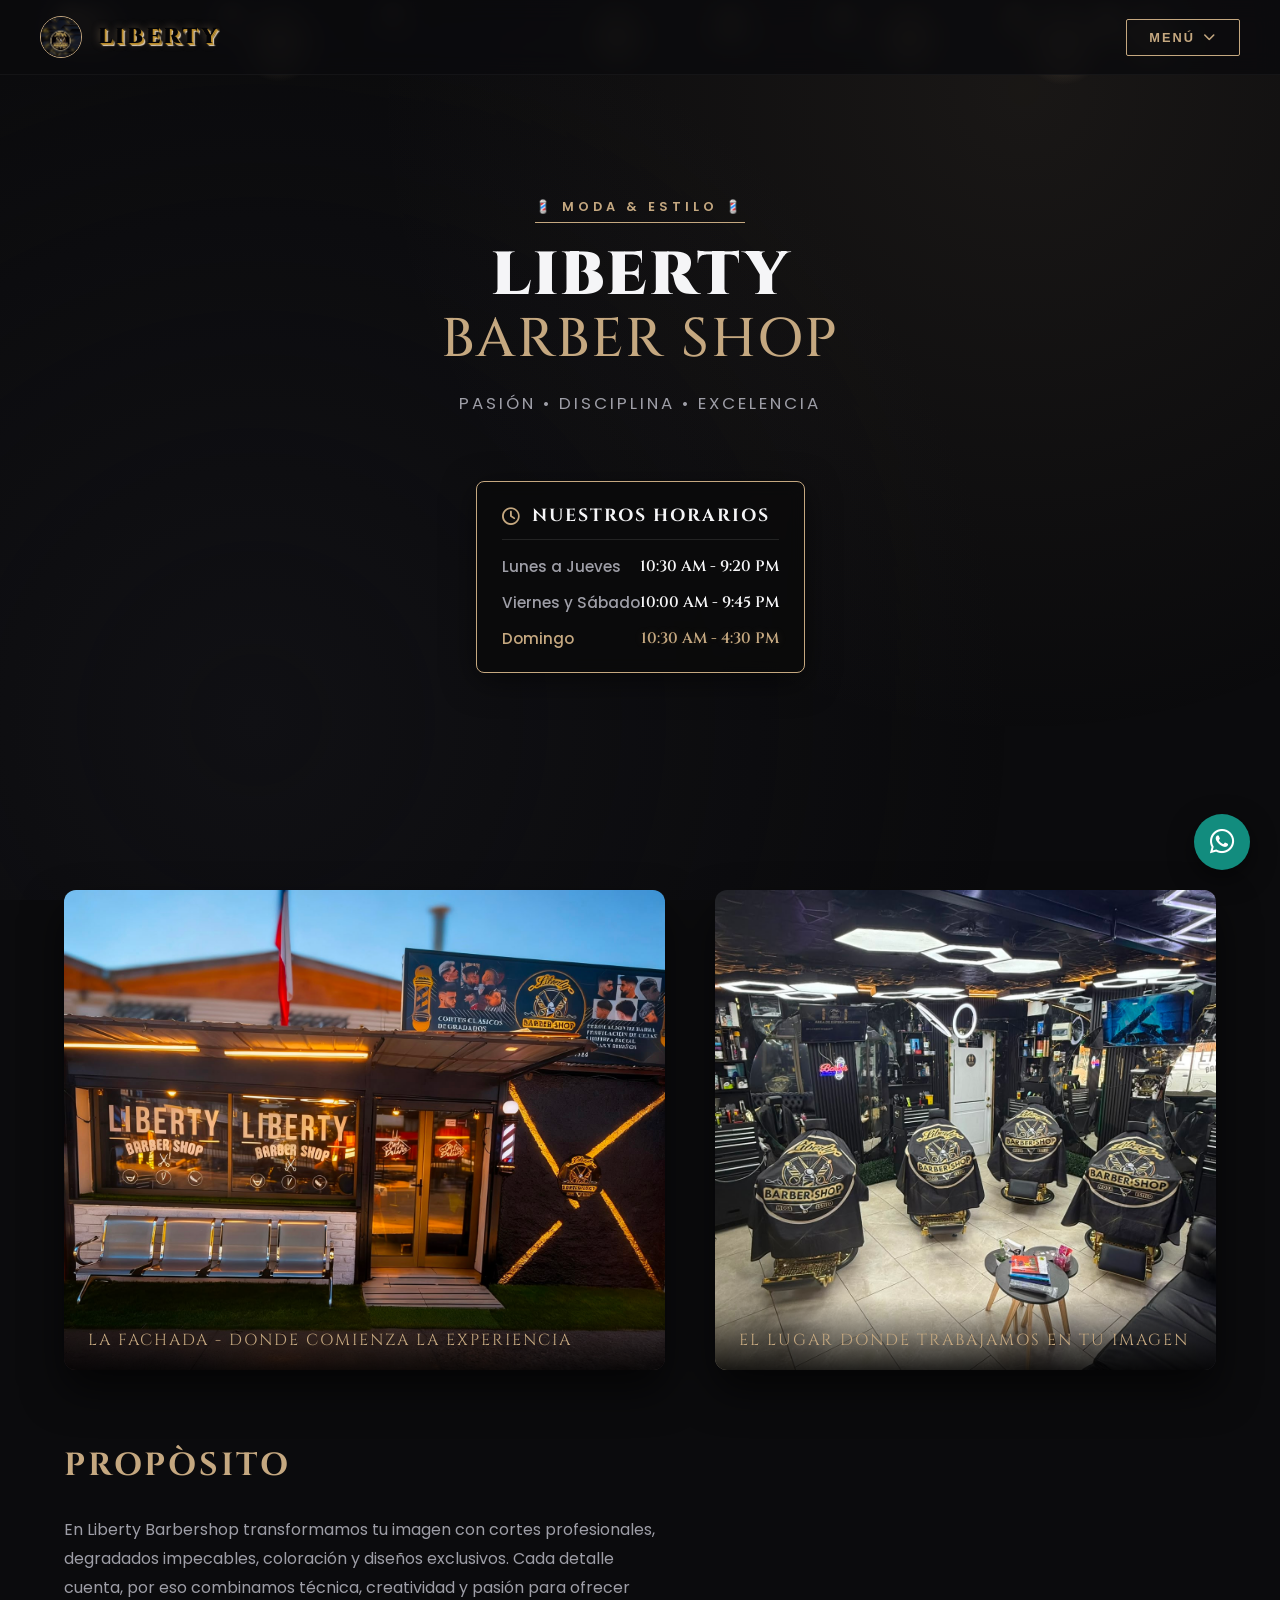
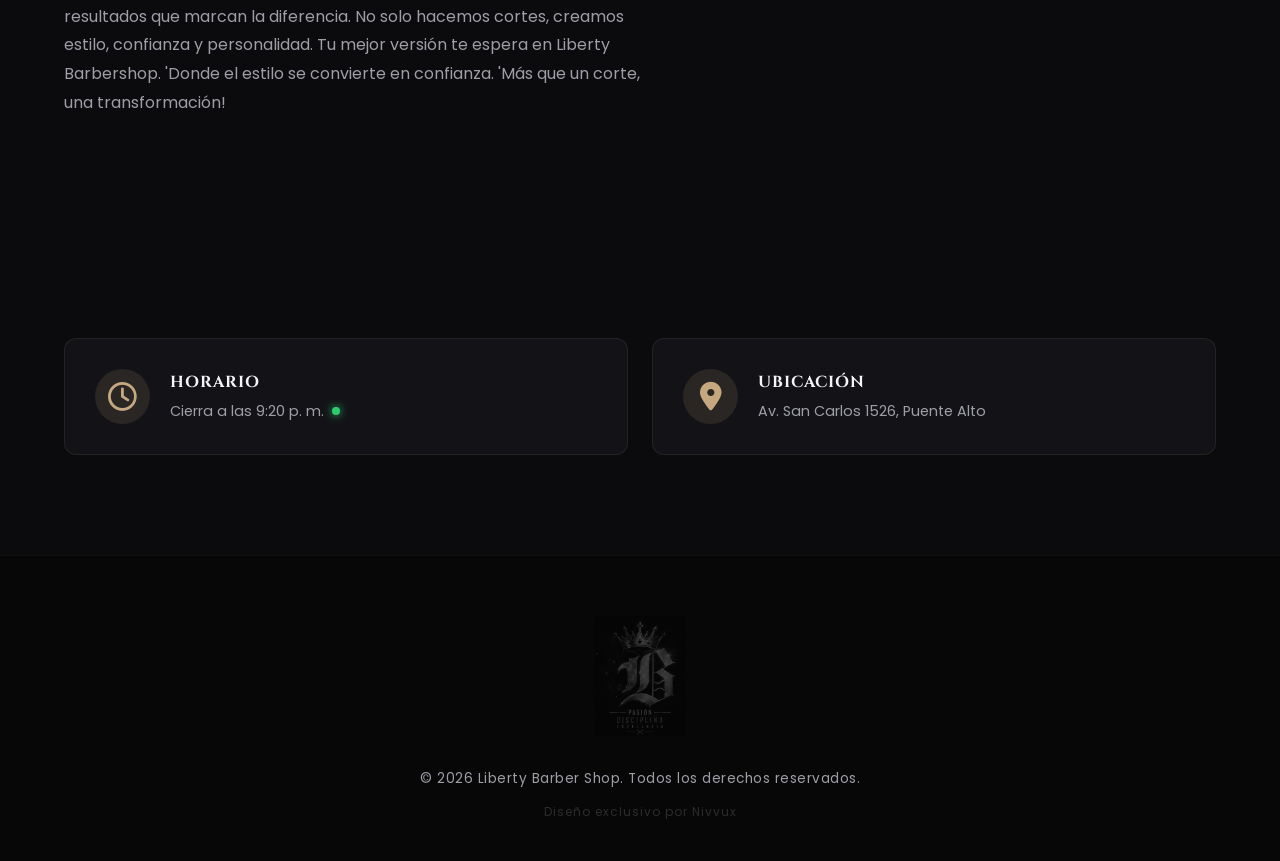
<file: index.html>
<!DOCTYPE html>
<html lang="es">
<head>
    <meta charset="UTF-8">
    <meta name="viewport" content="width=device-width, initial-scale=1.0">
    <title>Liberty Barber Shop - Moda & Estilo</title>
    <link rel="preconnect" href="https://fonts.googleapis.com">
    <link rel="preconnect" href="https://fonts.gstatic.com" crossorigin>
    <link href="https://fonts.googleapis.com/css2?family=Cinzel:wght@500;700;900&family=Poppins:wght@300;400;600&display=swap" rel="stylesheet">
    <link rel="stylesheet" href="https://cdnjs.cloudflare.com/ajax/libs/font-awesome/6.4.0/css/all.min.css">
    <link rel="stylesheet" href="style.css">
</head>
<body>

    <!-- Fondo de partículas -->
    <div class="luxury-particles" id="particles-container"></div>

    <!-- 1. NUEVA BARRA DE NAVEGACIÓN COMPACTA (Sticky) -->
    <nav class="navbar">
        <div class="nav-logo">
            <img src="logo1.jpeg" alt="Liberty Mini" class="nav-logo-img">
            <span>Liberty</span>
        </div>            
            <!-- NUEVO MENÚ DESPLEGABLE -->
            <div class="nav-dropdown">
                <button class="nav-btn-sm dropdown-trigger" aria-haspopup="true" aria-expanded="false">
                    Menú <i class="fa-solid fa-chevron-down dropdown-icon"></i>
                </button>
                <div class="dropdown-menu">
                    <a href="#" class="dropdown-item"><i class="fa-solid fa-house"></i> Home</a>
                    <a href="quienes-somos.html" class="dropdown-item"><i class="fa-solid fa-users"></i>Nosotros</a>
                    <a href="#galeria" class="dropdown-item"><i class="fa-solid fa-images"></i> Galería</a>
                    <a href="servicios.html" class="dropdown-item"><i class="fa-solid fa-scissors"></i> Servicios</a>
                    <a href="#faq" class="dropdown-item"><i class="fa-solid fa-circle-question"></i> Preguntas Frecuentes</a>
                </div>
            </div>
        </div>
    </nav>

    <!-- 2. SECCIÓN HERO: SPLIT-SCREEN (Contenido Izquierda / Galería Derecha) -->
    <section class="hero-split">
        <div class="hero-content">
            <div class="brand-badge">💈 Moda & Estilo 💈</div>
            <h1 class="hero-title">Liberty<br><span>Barber Shop</span></h1>
            <p class="hero-subtitle">Pasión • Disciplina • Excelencia</p>
            
            <div class="hero-schedule-box">
                <h3 class="schedule-title">
                    <i class="fa-regular fa-clock"></i> Nuestros Horarios
                </h3>
                <div class="schedule-table">
                    <div class="schedule-row">
                        <span class="schedule-days">Lunes a Jueves</span>
                        <span class="schedule-hours">10:30 AM - 9:20 PM</span>
                    </div>
                    <div class="schedule-row">
                        <span class="schedule-days">Viernes y Sábado</span>
                        <span class="schedule-hours">10:00 AM - 9:45 PM</span>
                    </div>
                    <div class="schedule-row text-gold">
                        <span class="schedule-days">Domingo</span>
                        <span class="schedule-hours">10:30 AM - 4:30 PM</span>
                    </div>
                </div>
            </div>
        </div>
    </section>

    <!-- CONTENEDOR PRINCIPAL -->
    <div class="container">
        <section class="section-wrapper story-section">
            <div class="story-grid">
                <div class="story-visual" data-tilt>
                    <img src="fotoexterna.jpeg" alt="Fachada de Liberty Barber Shop" class="about-img-frame">
                    <div class="visual-caption">La Fachada - Donde Comienza la Experiencia</div>
                </div>

                <div class="story-visual" data-tilt>
                    <img src="fotointerna.jpeg" alt="interior de Liberty Barber Shop" class="about-img-frame">
                    <div class="visual-caption">El lugar donde trabajamos en tu imagen</div>
                </div>
                <div class="story-content" data-tilt>
                    <h2 class="content-title">Propòsito</h2>
                    <p>En Liberty Barbershop transformamos tu imagen con cortes profesionales, degradados impecables, coloración y diseños exclusivos. Cada detalle cuenta, por eso combinamos técnica, creatividad y pasión para ofrecer resultados que marcan la diferencia. No solo hacemos cortes, creamos estilo, confianza y personalidad. Tu mejor versión te espera en Liberty Barbershop.
'Donde el estilo se convierte en confianza.
'Más que un corte, una transformación!</p>
                </div>
            </div>
        </section>

        <!-- 5. SECCIÓN QUICK INFO (Horarios y Ubicación en horizontal) -->
        <section class="info-strip">
            <div class="info-strip-item">
                <i class="fa-regular fa-clock gold-icon"></i>
                <div>
                    <h4>Horario</h4>
                    <p>Cierra a las 9:20 p. m. <span class="status-dot"></span></p>
                </div>
            </div>
            <div class="info-strip-item">
                <i class="fa-solid fa-location-dot gold-icon"></i>
                <div>
                    <h4>Ubicación</h4>
                    <p>Av. San Carlos 1526, Puente Alto</p>
                </div>
            </div>
        </section>

    </div>

    <!-- Botón Flotante de WhatsApp -->
    <a href="servicios.html" target="_blank" class="wsp-float" title="Escríbenos por WhatsApp">
        <i class="fa-brands fa-whatsapp"></i>
    </a>

    <!-- FOOTER PREMIUM -->
    <footer class="luxury-footer">
        <div class="footer-content">
            <img src="logo2.jpeg" alt="Logo Liberty" class="footer-logo-img">
            <p class="footer-rights">&copy; 2026 Liberty Barber Shop. Todos los derechos reservados.</p>
            <p class="dev-credits">Diseño exclusivo por Nivvux</p>
        </div>
    </footer>

    <script src="script.js" defer></script>
</body>
</html>
</file>
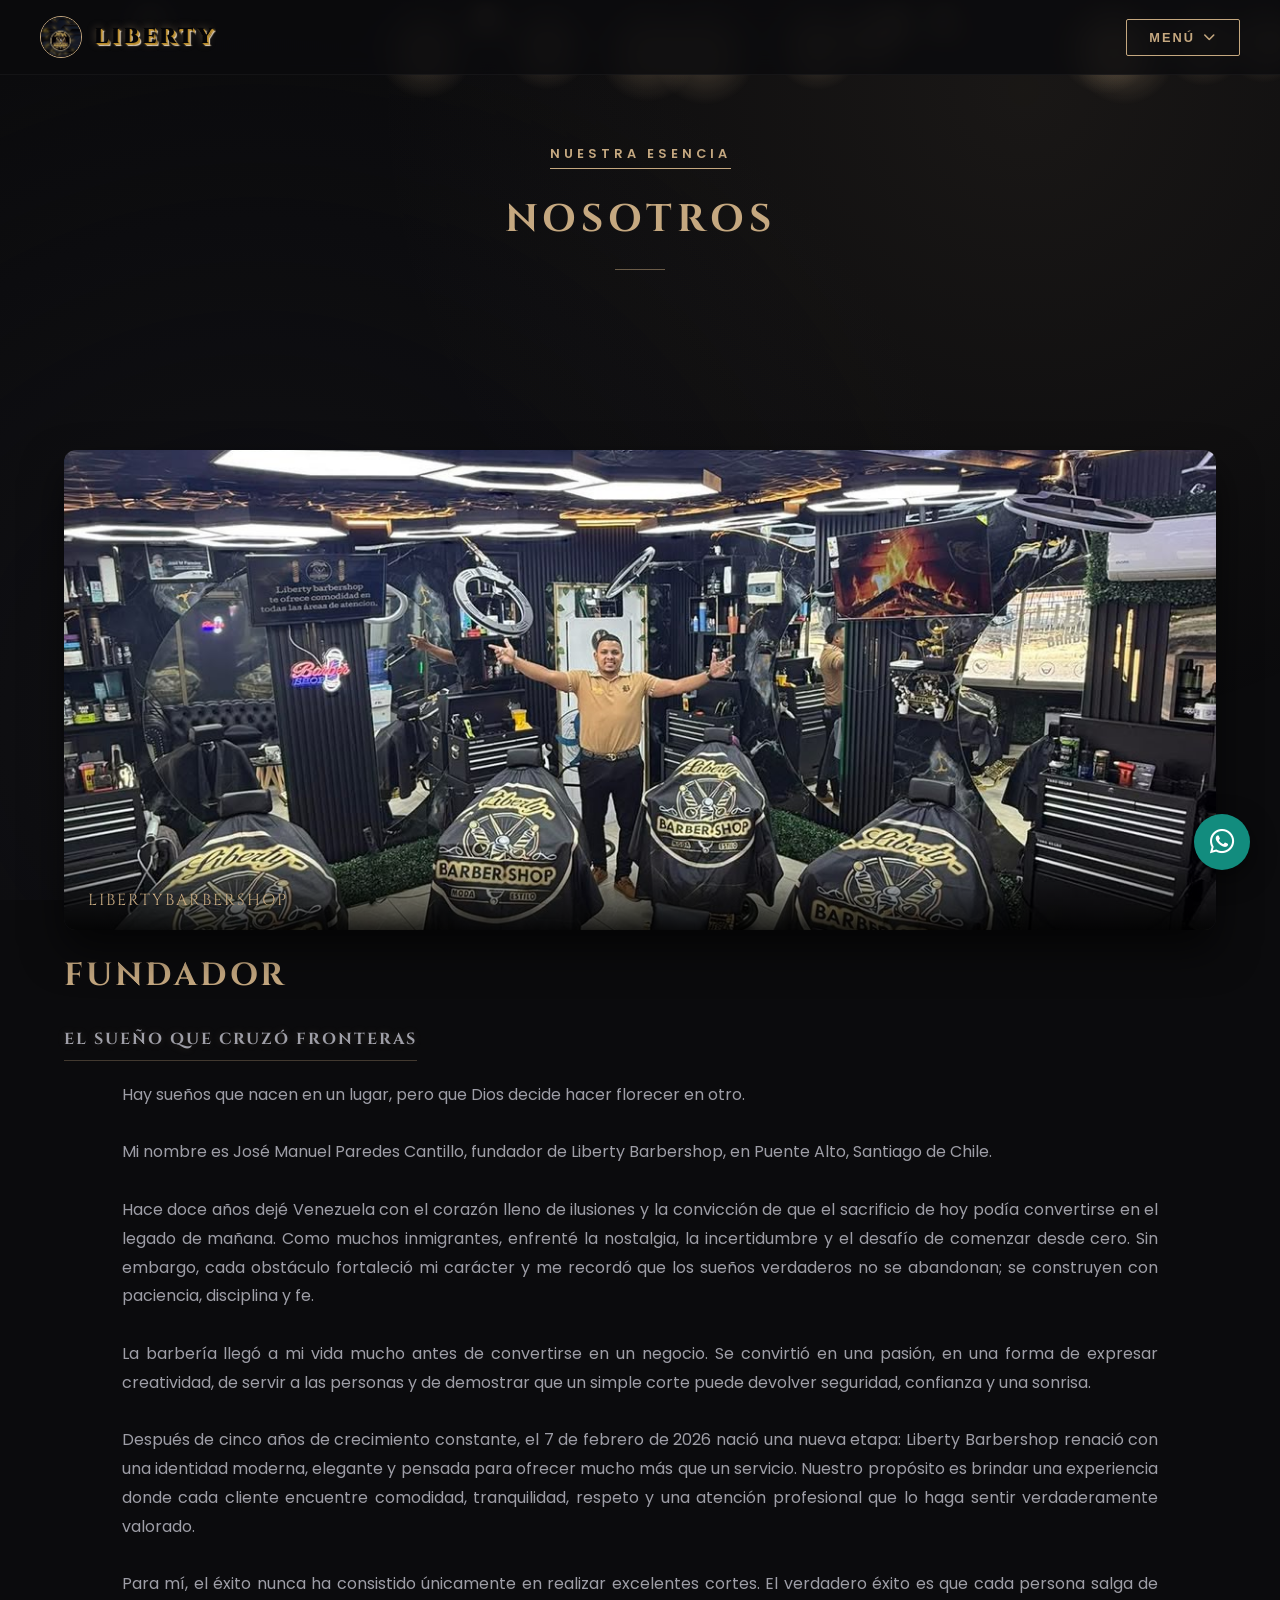
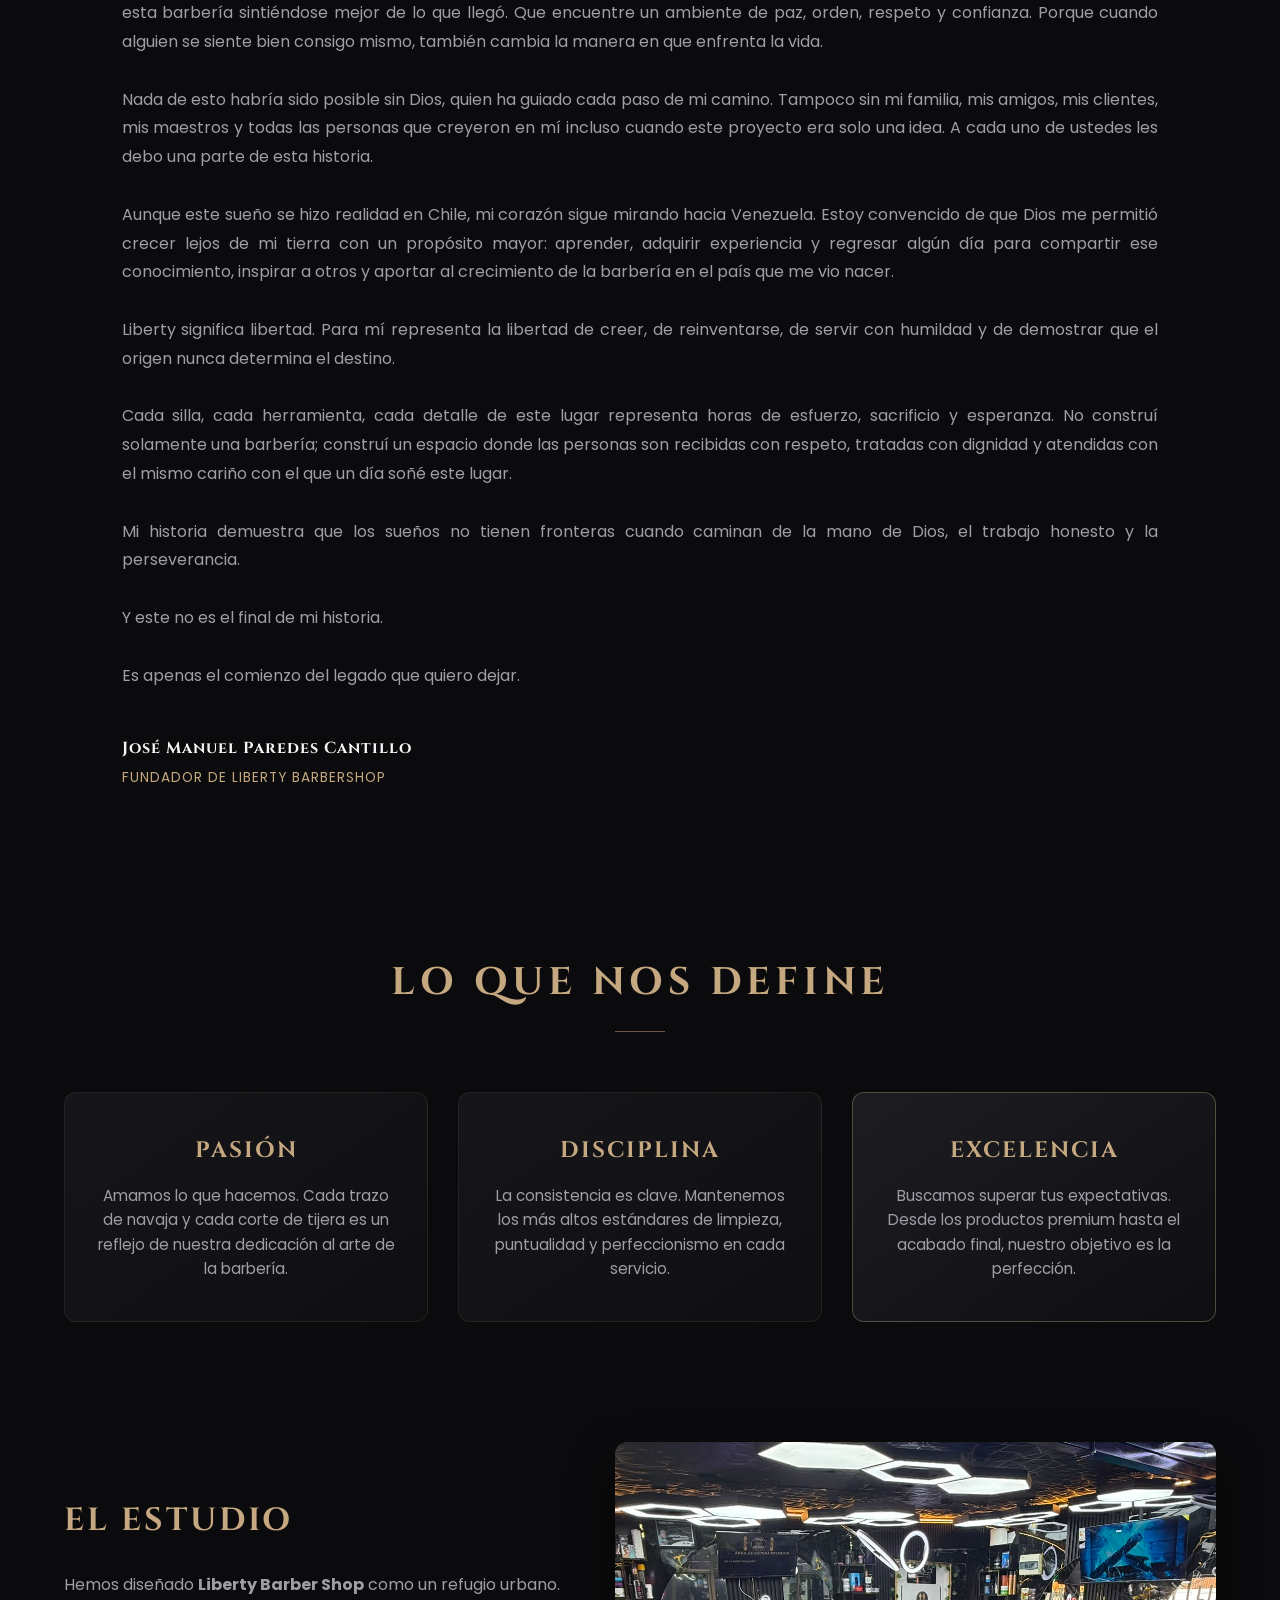
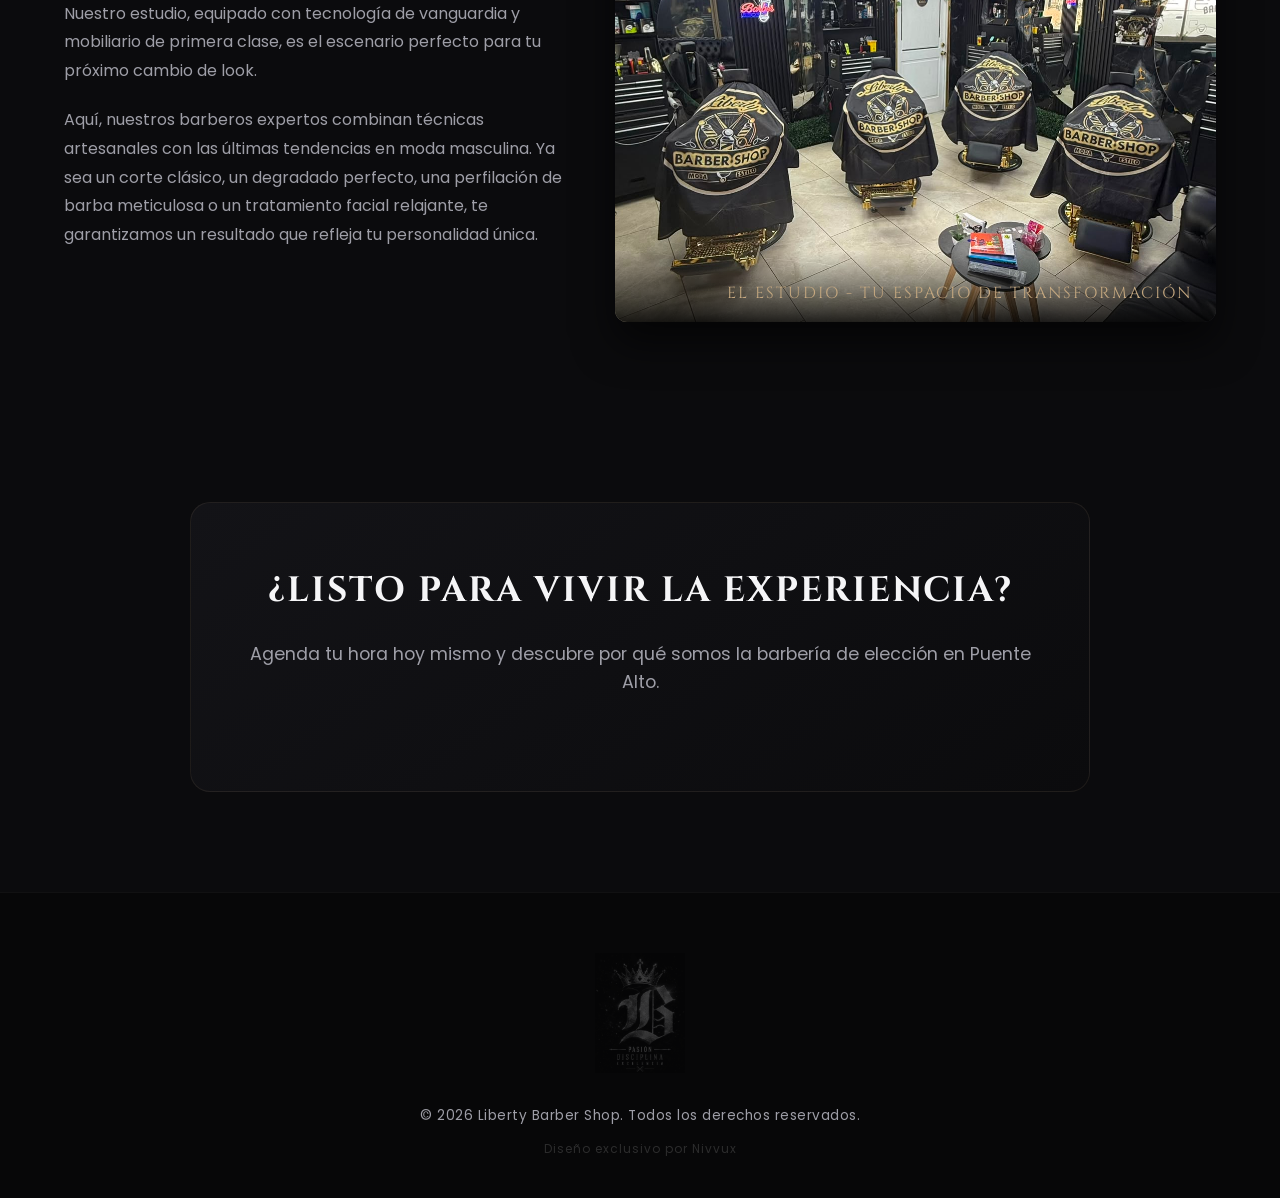
<file: quienes-somos.html>
<!DOCTYPE html>
<html lang="es">
<head>
    <meta charset="UTF-8">
    <meta name="viewport" content="width=device-width, initial-scale=1.0">
    <title>Quiénes Somos - Liberty Barber Shop | Moda & Estilo</title>
    <link rel="preconnect" href="https://fonts.googleapis.com">
    <link rel="preconnect" href="https://fonts.gstatic.com" crossorigin>
    <link href="https://fonts.googleapis.com/css2?family=Cinzel:wght@500;700;900&family=Poppins:wght@300;400;600&display=swap" rel="stylesheet">
    <link rel="stylesheet" href="https://cdnjs.cloudflare.com/ajax/libs/font-awesome/6.4.0/css/all.min.css">
    <link rel="stylesheet" href="style.css">
</head>
<body class="about-page">

    <!-- Fondo de partículas (reutilizado del sitio principal) -->
    <div class="luxury-particles" id="particles-container"></div>

    <!-- 1. BARRA DE NAVEGACIÓN (Consistente con el sitio principal) -->
    <nav class="navbar">
        <div class="nav-logo">
            <a href="index.html" style="text-decoration: none; display: flex; align-items: center; gap: 12px;">
                <img src="logo1.jpeg" alt="Liberty Mini" class="nav-logo-img">
                <span>Liberty</span>
            </a>
        </div>

        <div class="nav-actions">
            <div class="nav-dropdown">
                <button class="nav-btn-sm dropdown-trigger" aria-haspopup="true" aria-expanded="false">
                    Menú <i class="fa-solid fa-chevron-down dropdown-icon"></i>
                </button>
                <div class="dropdown-menu">
                    <a href="#" class="dropdown-item"><i class="fa-solid fa-house"></i> Home</a>
                    <a href="quienes-somos.html" class="dropdown-item"><i class="fa-solid fa-users"></i>Nosotros</a>
                    <a href="#galeria" class="dropdown-item"><i class="fa-solid fa-images"></i> Galería</a>
                    <a href="servicios.html" class="dropdown-item"><i class="fa-solid fa-scissors"></i> Servicios</a>
                    <a href="#faq" class="dropdown-item"><i class="fa-solid fa-circle-question"></i> Preguntas Frecuentes</a>
                </div>
            </div>
        </div>
    </nav>

    <!-- 2. HÉROE DE LA PÁGINA (Título y Subtítulo) -->
    <header class="page-header section-wrapper">
        <div class="container">
            <div class="brand-badge">Nuestra Esencia</div>
            <h1 class="section-title">Nosotros</h1>
        </div>
    </header>

    <!-- CONTENEDOR PRINCIPAL -->
    <main class="container">

        <!-- 3. SECCIÓN: HISTORIA Y VISIÓN (Split con Imagen Externa) -->
        <section class="section-wrapper story-section">
                <div class="story-visual" data-tilt>
                    <img src="fundador.jpeg" alt="interior de Liberty Barber Shop" class="about-img-frame">
                    <div class="visual-caption">LibertyBarberShop</div>
                </div>
                <div class="story-content" data-tilt>
                    <h2 class="content-title">Fundador</h2>
                    <!-- Subtítulo Destacado -->
                    <p class="story-subtitle">El sueño que cruzó fronteras</p>
                    
                    <!-- Párrafo Justificado y Centrado Visualmente -->
                    <p class="story-paragraph-justify">
                        Hay sueños que nacen en un lugar, pero que Dios decide hacer florecer en otro.<br><br>

                        Mi nombre es José Manuel Paredes Cantillo, fundador de Liberty Barbershop, en Puente Alto, Santiago de Chile.<br><br>

                        Hace doce años dejé Venezuela con el corazón lleno de ilusiones y la convicción de que el sacrificio de hoy podía convertirse en el legado de mañana. Como muchos inmigrantes, enfrenté la nostalgia, la incertidumbre y el desafío de comenzar desde cero. Sin embargo, cada obstáculo fortaleció mi carácter y me recordó que los sueños verdaderos no se abandonan; se construyen con paciencia, disciplina y fe.<br><br>

                        La barbería llegó a mi vida mucho antes de convertirse en un negocio. Se convirtió en una pasión, en una forma de expresar creatividad, de servir a las personas y de demostrar que un simple corte puede devolver seguridad, confianza y una sonrisa.<br><br>

                        Después de cinco años de crecimiento constante, el 7 de febrero de 2026 nació una nueva etapa: Liberty Barbershop renació con una identidad moderna, elegante y pensada para ofrecer mucho más que un servicio. Nuestro propósito es brindar una experiencia donde cada cliente encuentre comodidad, tranquilidad, respeto y una atención profesional que lo haga sentir verdaderamente valorado.<br><br>

                        Para mí, el éxito nunca ha consistido únicamente en realizar excelentes cortes. El verdadero éxito es que cada persona salga de esta barbería sintiéndose mejor de lo que llegó. Que encuentre un ambiente de paz, orden, respeto y confianza. Porque cuando alguien se siente bien consigo mismo, también cambia la manera en que enfrenta la vida.<br><br>

                        Nada de esto habría sido posible sin Dios, quien ha guiado cada paso de mi camino. Tampoco sin mi familia, mis amigos, mis clientes, mis maestros y todas las personas que creyeron en mí incluso cuando este proyecto era solo una idea. A cada uno de ustedes les debo una parte de esta historia.<br><br>

                        Aunque este sueño se hizo realidad en Chile, mi corazón sigue mirando hacia Venezuela. Estoy convencido de que Dios me permitió crecer lejos de mi tierra con un propósito mayor: aprender, adquirir experiencia y regresar algún día para compartir ese conocimiento, inspirar a otros y aportar al crecimiento de la barbería en el país que me vio nacer.<br><br>

                        Liberty significa libertad. Para mí representa la libertad de creer, de reinventarse, de servir con humildad y de demostrar que el origen nunca determina el destino.<br><br>

                        Cada silla, cada herramienta, cada detalle de este lugar representa horas de esfuerzo, sacrificio y esperanza. No construí solamente una barbería; construí un espacio donde las personas son recibidas con respeto, tratadas con dignidad y atendidas con el mismo cariño con el que un día soñé este lugar.<br><br>

                        Mi historia demuestra que los sueños no tienen fronteras cuando caminan de la mano de Dios, el trabajo honesto y la perseverancia.<br><br>

                        Y este no es el final de mi historia.<br><br>

                        Es apenas el comienzo del legado que quiero dejar.<br><br>

                        <strong>José Manuel Paredes Cantillo</strong><br>
                        <span>Fundador de Liberty Barbershop</span>
                    </p>
                </div>
            </div>
        </section>

        <!-- 4. SECCIÓN: NUESTROS VALORES (Tarjetas con Iconos) -->
        <section class="section-wrapper values-section">
            <h2 class="section-title">Lo Que Nos Define</h2>
            <div class="values-grid">
                
                <div class="value-card" data-tilt>
                    <h3>Pasión</h3>
                    <p>Amamos lo que hacemos. Cada trazo de navaja y cada corte de tijera es un reflejo de nuestra dedicación al arte de la barbería.</p>
                </div>

                <div class="value-card" data-tilt>
                    <h3>Disciplina</h3>
                    <p>La consistencia es clave. Mantenemos los más altos estándares de limpieza, puntualidad y perfeccionismo en cada servicio.</p>
                </div>

                <div class="value-card featured-value" data-tilt>
                    <h3>Excelencia</h3>
                    <p>Buscamos superar tus expectativas. Desde los productos premium hasta el acabado final, nuestro objetivo es la perfección.</p>
                </div>

            </div>
        </section>

        <!-- 5. SECCIÓN: EL EQUIPO Y EL ESTUDIO (Split con Imagen Interna) -->
        <section class="section-wrapper studio-section">
            <div class="story-grid reverse-grid">
                <div class="story-visual" data-tilt>
                    <img src="fotointerna.jpeg" alt="Interior de Liberty Barber Shop" class="about-img-frame">
                    <div class="visual-caption">El Estudio - Tu Espacio de Transformación</div>
                </div>
                <div class="story-content" data-tilt>
                    <h2 class="content-title">El Estudio</h2>
                    <p>Hemos diseñado <strong>Liberty Barber Shop</strong> como un refugio urbano. Nuestro estudio, equipado con tecnología de vanguardia y mobiliario de primera clase, es el escenario perfecto para tu próximo cambio de look.</p>
                    <p>Aquí, nuestros barberos expertos combinan técnicas artesanales con las últimas tendencias en moda masculina. Ya sea un corte clásico, un degradado perfecto, una perfilación de barba meticulosa o un tratamiento facial relajante, te garantizamos un resultado que refleja tu personalidad única.</p>
                </div>
            </div>
        </section>

        <!-- 6. LLAMADO A LA ACCIÓN FINAL (Reutilizado del sitio principal) -->
        <section class="section-wrapper final-cta">
            <div class="cta-content">
                <h2 class="content-title-cta">¿Listo para Vivir la Experiencia?</h2>
                <p>Agenda tu hora hoy mismo y descubre por qué somos la barbería de elección en Puente Alto.</p>
                
            </div>
        </section>

    </main>

    <!-- Botón Flotante de WhatsApp (Reutilizado) -->
    <a href="servicios.html" target="_blank" class="wsp-float" title="Escríbenos por WhatsApp">
        <i class="fa-brands fa-whatsapp"></i>
    </a>

    <!-- FOOTER PREMIUM (Consistente) -->
    <footer class="luxury-footer">
        <div class="footer-content">
            <img src="logo2.jpeg" alt="Logo Liberty" class="footer-logo-img">
            <p class="footer-rights">&copy; 2026 Liberty Barber Shop. Todos los derechos reservados.</p>
            <p class="dev-credits">Diseño exclusivo por Nivvux</p>
        </div>
    </footer>

    <!-- Vinculamos el mismo archivo JavaScript -->
    <script src="script.js" defer></script>
</body>
</html>
</file>
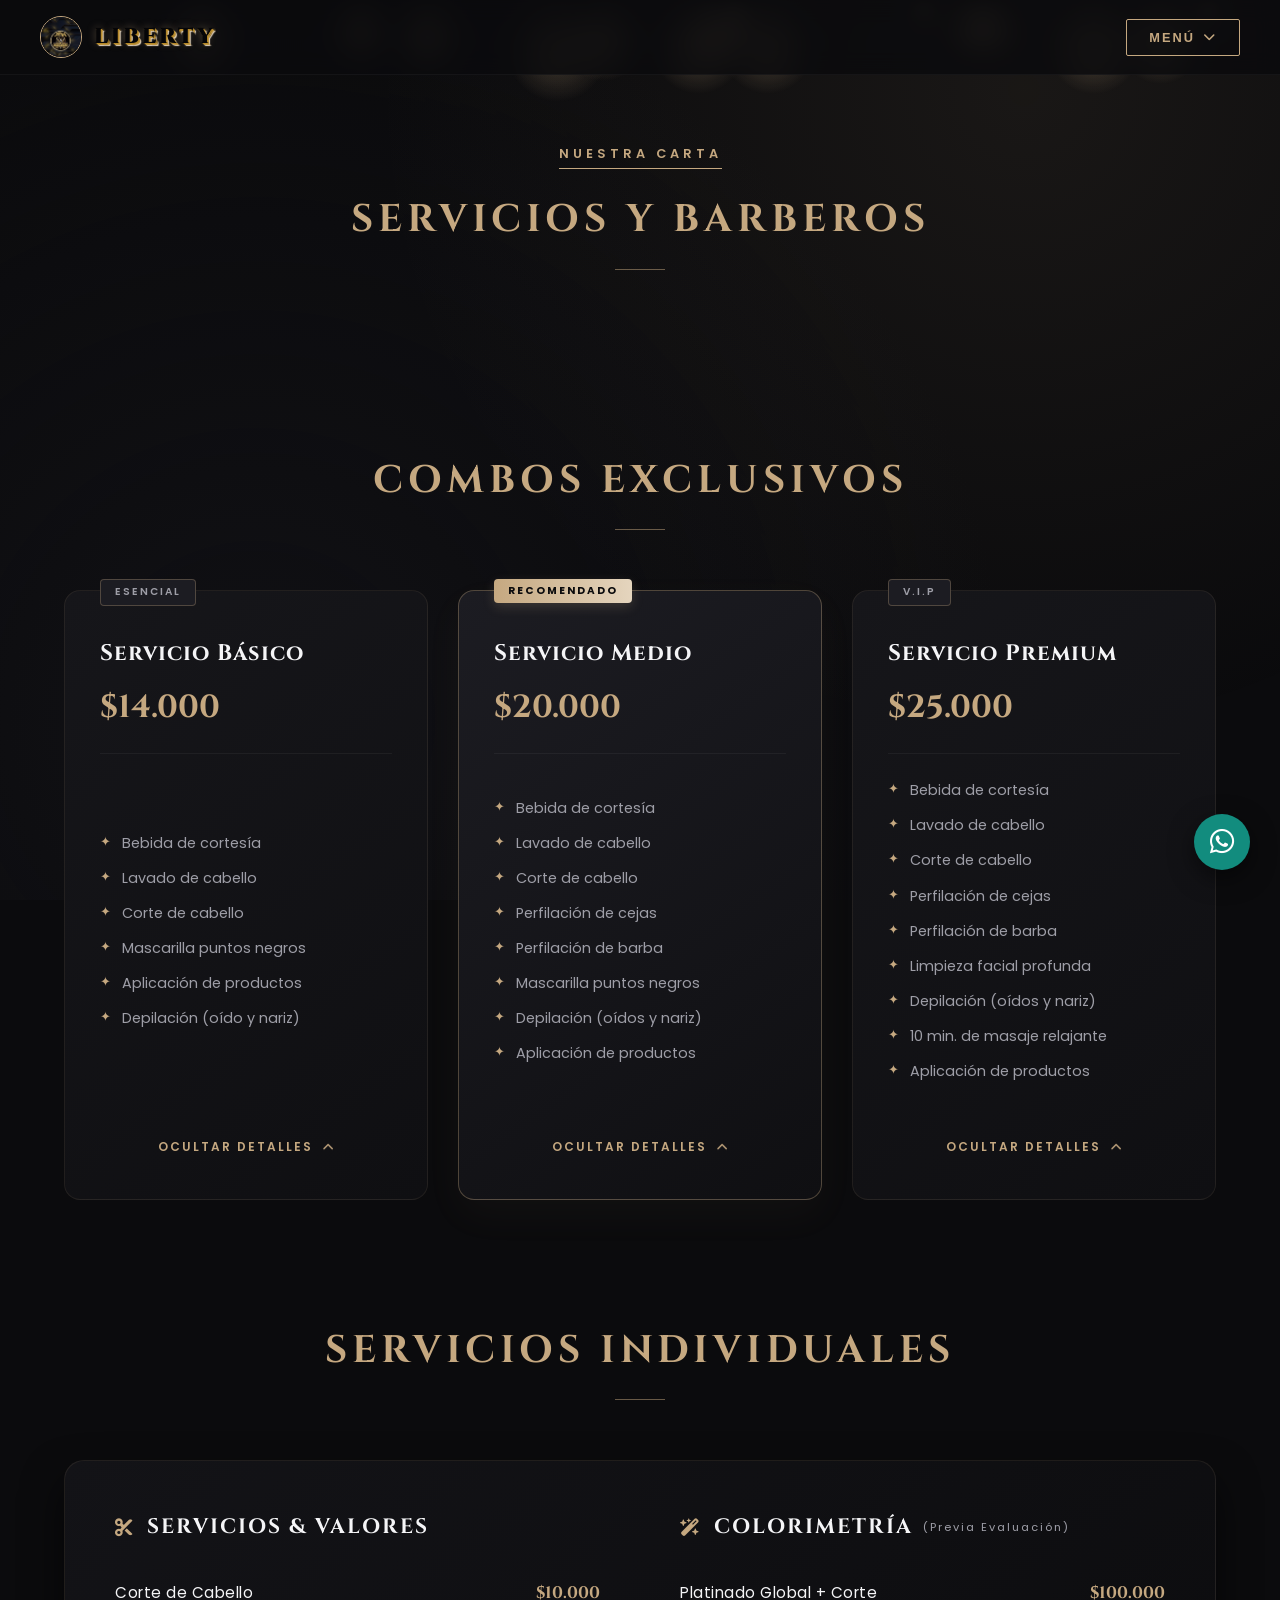
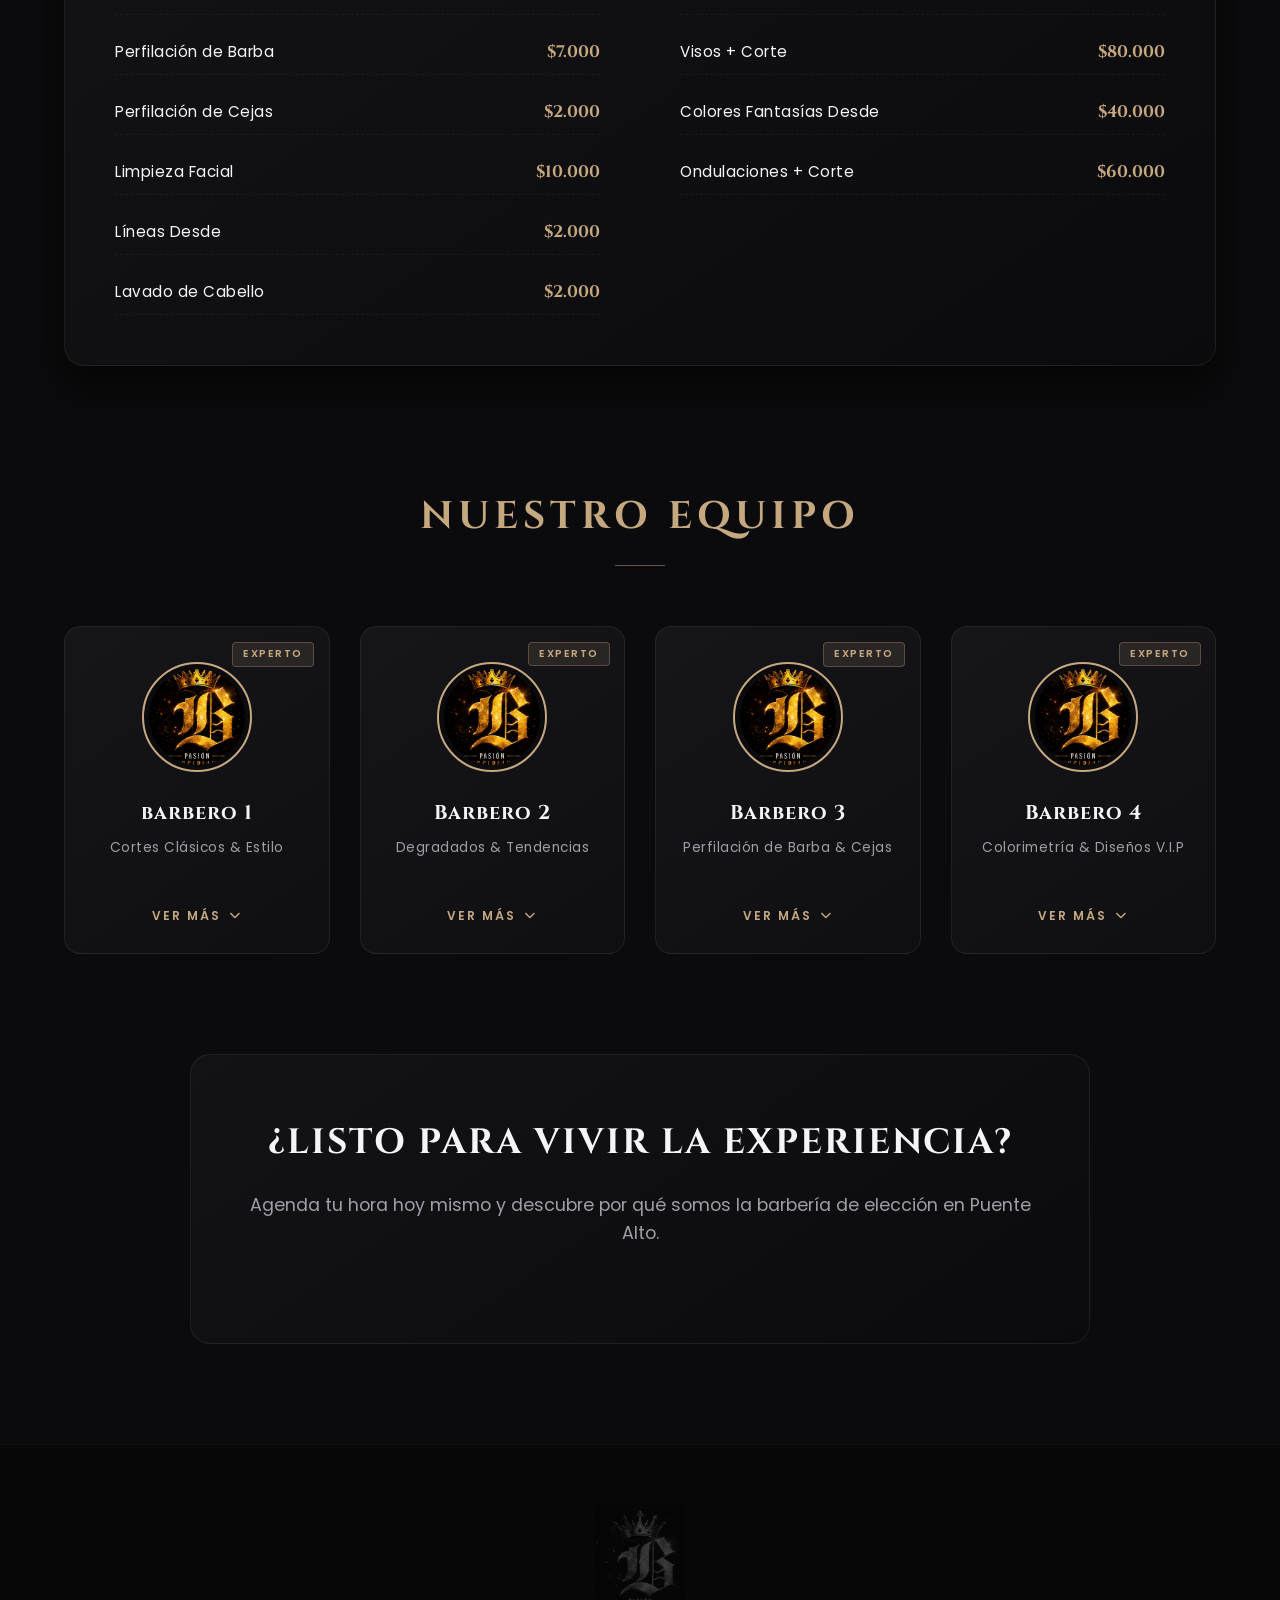
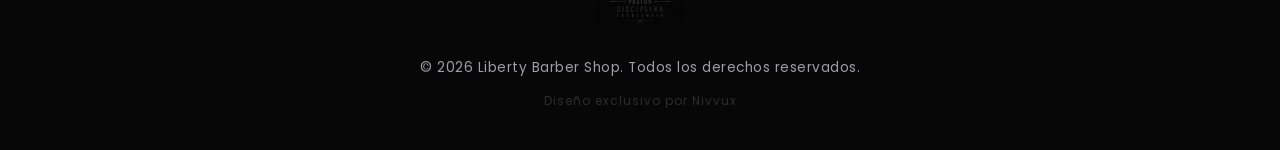
<file: servicios.html>
<!DOCTYPE html>
<html lang="es">
<head>
    <meta charset="UTF-8">
    <meta name="viewport" content="width=device-width, initial-scale=1.0">
    <title>Servicios - Liberty Barber Shop | Moda & Estilo</title>
    <link rel="preconnect" href="https://fonts.googleapis.com">
    <link rel="preconnect" href="https://fonts.gstatic.com" crossorigin>
    <link href="https://fonts.googleapis.com/css2?family=Cinzel:wght@500;700;900&family=Poppins:wght@300;400;600&display=swap" rel="stylesheet">
    <link rel="stylesheet" href="https://cdnjs.cloudflare.com/ajax/libs/font-awesome/6.4.0/css/all.min.css">
    <link rel="stylesheet" href="style.css">
</head>
<body class="services-page">

    <!-- Fondo de partículas -->
    <div class="luxury-particles" id="particles-container"></div>

    <!-- 1. BARRA DE NAVEGACIÓN COMPACTA -->
    <nav class="navbar">
        <div class="nav-logo">
            <a href="index.html" style="text-decoration: none; display: flex; align-items: center; gap: 12px;">
                <img src="logo1.jpeg" alt="Liberty Mini" class="nav-logo-img">
                <span>Liberty</span>
            </a>
        </div>            
        <!-- MENÚ DESPLEGABLE -->
        <div class="nav-dropdown">
            <button class="nav-btn-sm dropdown-trigger" aria-haspopup="true" aria-expanded="false">
                Menú <i class="fa-solid fa-chevron-down dropdown-icon"></i>
            </button>
            <div class="dropdown-menu">
                <a href="index.html" class="dropdown-item"><i class="fa-solid fa-house"></i> Home</a>
                <a href="quienes-somos.html" class="dropdown-item"><i class="fa-solid fa-users"></i> Nosotros</a>
                <a href="servicios.html" class="dropdown-item"><i class="fa-solid fa-scissors"></i> Servicios</a>
                <a href="#faq" class="dropdown-item"><i class="fa-solid fa-circle-question"></i> Preguntas Frecuentes</a>
            </div>
        </div>
    </nav>

    <!-- 2. HÉROE DE LA PÁGINA (Título y Subtítulo) -->
    <header class="page-header section-wrapper">
        <div class="container">
            <div class="brand-badge">Nuestra Carta</div>
            <h1 class="section-title">Servicios y Barberos</h1>
        </div>
    </header>

    <!-- CONTENEDOR PRINCIPAL -->
    <main class="container">
       
        <!-- 3. SECCIÓN: SERVICIOS DESTACADOS (Combos con clase 'active' por defecto para que NO se vea vacío) -->
        <section class="section-wrapper">
            <h2 class="section-title">Combos Exclusivos</h2>
            <div class="combos-new-grid">
                
                <!-- Básico -->
                <div class="combo-card-new active" data-tilt>
                    <div class="card-badge">Esencial</div>
                    <div class="card-header-new">
                        <h3>Servicio Básico</h3>
                        <span class="price">$14.000</span>
                    </div>
                    <div class="combo-details">
                        <ul class="combo-list">
                            <li>Bebida de cortesía</li>
                            <li>Lavado de cabello</li>
                            <li>Corte de cabello</li>
                            <li>Mascarilla puntos negros</li>
                            <li>Aplicación de productos</li>
                            <li>Depilación (oído y nariz)</li>
                        </ul>
                    </div>
                    <button class="toggle-details-btn"><span>Ocultar detalles</span> <i class="fa-solid fa-chevron-down"></i></button>
                </div>

                <!-- Medio (Destacado) -->
                <div class="combo-card-new featured-new active" data-tilt>
                    <div class="card-badge premium-badge">Recomendado</div>
                    <div class="card-header-new">
                        <h3>Servicio Medio</h3>
                        <span class="price">$20.000</span>
                    </div>
                    <div class="combo-details">
                        <ul class="combo-list">
                            <li>Bebida de cortesía</li>
                            <li>Lavado de cabello</li>
                            <li>Corte de cabello</li>
                            <li>Perfilación de cejas</li>
                            <li>Perfilación de barba</li>
                            <li>Mascarilla puntos negros</li>
                            <li>Depilación (oídos y nariz)</li>
                            <li>Aplicación de productos</li>
                        </ul>
                    </div>
                    <button class="toggle-details-btn"><span>Ocultar detalles</span> <i class="fa-solid fa-chevron-down"></i></button>
                </div>

                <!-- Premium -->
                <div class="combo-card-new active" data-tilt>
                    <div class="card-badge">V.I.P</div>
                    <div class="card-header-new">
                        <h3>Servicio Premium</h3>
                        <span class="price">$25.000</span>
                    </div>
                    <div class="combo-details">
                        <ul class="combo-list">
                            <li>Bebida de cortesía</li>
                            <li>Lavado de cabello</li>
                            <li>Corte de cabello</li>
                            <li>Perfilación de cejas</li>
                            <li>Perfilación de barba</li>
                            <li>Limpieza facial profunda</li>
                            <li>Depilación (oídos y nariz)</li>
                            <li>10 min. de masaje relajante</li>
                            <li>Aplicación de productos</li>
                        </ul>
                    </div>
                    <button class="toggle-details-btn"><span>Ocultar detalles</span> <i class="fa-solid fa-chevron-down"></i></button>
                </div>

            </div>
        </section>

        <!-- 4. SECCIÓN CARTA DE PRECIOS -->
        <section id="carta" class="section-wrapper">
            <h2 class="section-title">Servicios Individuales</h2>
            
            <div class="menu-dual-column">
                <!-- Bloque 1: Cortes y Servicios -->
                <div class="menu-block">
                    <h3><i class="fa-solid fa-scissors gold-icon-small"></i> Servicios & Valores</h3>
                    <div class="menu-list-new">
                        <div class="menu-item-new">
                            <span class="item-name">Corte de Cabello</span>
                            <span class="item-price">$10.000</span>
                        </div>
                        <div class="menu-item-new">
                            <span class="item-name">Perfilación de Barba</span>
                            <span class="item-price">$7.000</span>
                        </div>
                        <div class="menu-item-new">
                            <span class="item-name">Perfilación de Cejas</span>
                            <span class="item-price">$2.000</span>
                        </div>
                        <div class="menu-item-new">
                            <span class="item-name">Limpieza Facial</span>
                            <span class="item-price">$10.000</span>
                        </div>
                        <div class="menu-item-new">
                            <span class="item-name">Líneas Desde</span>
                            <span class="item-price">$2.000</span>
                        </div>
                        <div class="menu-item-new">
                            <span class="item-name">Lavado de Cabello</span>
                            <span class="item-price">$2.000</span>
                        </div>
                    </div>
                </div>

                <!-- Bloque 2: Colorimetría -->
                <div class="menu-block">
                    <h3><i class="fa-solid fa-wand-magic-sparkles gold-icon-small"></i> Colorimetría <small class="eval-tag">(Previa Evaluación)</small></h3>
                    <div class="menu-list-new">
                        <div class="menu-item-new">
                            <span class="item-name">Platinado Global + Corte</span>
                            <span class="item-price">$100.000</span>
                        </div>
                        <div class="menu-item-new">
                            <span class="item-name">Visos + Corte</span>
                            <span class="item-price">$80.000</span>
                        </div>
                        <div class="menu-item-new">
                            <span class="item-name">Colores Fantasías Desde</span>
                            <span class="item-price">$40.000</span>
                        </div>
                        <div class="menu-item-new">
                            <span class="item-name">Ondulaciones + Corte</span>
                            <span class="item-price">$60.000</span>
                        </div>
                    </div>
                </div>
            </div>
        </section>

        <!-- 5. APARTADO DE BARBEROS (Actualizado con fotos de la barbería para romper la monotonía) -->
        <!-- 5. APARTADO DE BARBEROS (Desplegables interactivos) -->
        <section id="barberos" class="section-wrapper">
            <h2 class="section-title">Nuestro Equipo</h2>
            <div class="barbers-grid">
                
                <!-- Tarjeta Barbero 1 -->
                <div class="barber-card-collapsible" data-tilt>
                    <div class="barber-badge">experto</div>
                    <div class="barber-img-container">
                        <img src="logo2.jpeg" alt="José Manuel" class="barber-logo-img-card">
                    </div>
                    <div class="barber-info">
                        <h3 class="barber-name">barbero 1</h3>
                        <p class="barber-specialty">Cortes Clásicos & Estilo</p>
                    </div>
                    
                    <!-- Contenedor Desplegable -->
                    <div class="barber-extra-content">
                        <div class="barber-action">
                            <a href="https://wa.me/56931488104?text=Hola!%20Me%20gustaría%20agendar%20una%20hora%20con%20José%20Manuel" target="_blank" class="barber-wsp-btn">
                                <i class="fa-brands fa-whatsapp"></i> Reservar
                            </a>
                        </div>
                    </div>
                    
                    <button class="barber-toggle-btn">
                        <span>Ver más</span> <i class="fa-solid fa-chevron-down"></i>
                    </button>
                </div>

                <!-- Tarjeta Barbero 2 -->
                <div class="barber-card-collapsible" data-tilt>
                    <div class="barber-badge">Experto</div>
                    <div class="barber-img-container">
                        <img src="logo2.jpeg" alt="Barbero 2" class="barber-logo-img-card">
                    </div>
                    <div class="barber-info">
                        <h3 class="barber-name">Barbero 2</h3>
                        <p class="barber-specialty">Degradados & Tendencias</p>
                    </div>
                    
                    <div class="barber-extra-content">
                        <div class="barber-action">
                            <a href="https://wa.me/56931488104?text=Hola!%20Me%20gustaría%20agendar%20una%20hora%20con%20el%20Barbero%202" target="_blank" class="barber-wsp-btn">
                                <i class="fa-brands fa-whatsapp"></i> Reservar
                            </a>
                        </div>
                    </div>
                    
                    <button class="barber-toggle-btn">
                        <span>Ver más</span> <i class="fa-solid fa-chevron-down"></i>
                    </button>
                </div>

                <!-- Tarjeta Barbero 3 -->
                <div class="barber-card-collapsible" data-tilt>
                    <div class="barber-badge">Experto</div>
                    <div class="barber-img-container">
                        <img src="logo2.jpeg" alt="Barbero 3" class="barber-logo-img-card">
                    </div>
                    <div class="barber-info">
                        <h3 class="barber-name">Barbero 3</h3>
                        <p class="barber-specialty">Perfilación de Barba & Cejas</p>
                    </div>
                    
                    <div class="barber-extra-content">
                        <div class="barber-action">
                            <a href="https://wa.me/56931488104?text=Hola!%20Me%20gustaría%20agendar%20una%20hora%20con%20el%20Barbero%203" target="_blank" class="barber-wsp-btn">
                                <i class="fa-brands fa-whatsapp"></i> Reservar
                            </a>
                        </div>
                    </div>
                    
                    <button class="barber-toggle-btn">
                        <span>Ver más</span> <i class="fa-solid fa-chevron-down"></i>
                    </button>
                </div>

                <!-- Tarjeta Barbero 4 -->
                <div class="barber-card-collapsible" data-tilt>
                    <div class="barber-badge">experto</div>
                    <div class="barber-img-container">
                        <img src="logo2.jpeg" alt="Barbero 4" class="barber-logo-img-card">
                    </div>
                    <div class="barber-info">
                        <h3 class="barber-name">Barbero 4</h3>
                        <p class="barber-specialty">Colorimetría & Diseños V.I.P</p>
                    </div>
                    
                    <div class="barber-extra-content">
                        <div class="barber-action">
                            <a href="https://wa.me/56931488104?text=Hola!%20Me%20gustaría%20agendar%20una%20hora%20con%20el%20Barbero%204" target="_blank" class="barber-wsp-btn">
                                <i class="fa-brands fa-whatsapp"></i> Reservar
                            </a>
                        </div>
                    </div>
                    
                    <button class="barber-toggle-btn">
                        <span>Ver más</span> <i class="fa-solid fa-chevron-down"></i>
                    </button>
                </div>

            </div>
        </section>
    </main>

    <!-- Botón Flotante de WhatsApp -->
    <a href="https://wa.me/56931488104?text=Hola!%20Me%20gustaría%20agendar%20una%20hora" target="_blank" class="wsp-float" title="Escríbenos por WhatsApp">
        <i class="fa-brands fa-whatsapp"></i>
    </a>
    <section class="section-wrapper final-cta">
            <div class="cta-content">
                <h2 class="content-title-cta">¿Listo para Vivir la Experiencia?</h2>
                <p>Agenda tu hora hoy mismo y descubre por qué somos la barbería de elección en Puente Alto.</p>
                
            </div>
        </section>
    <!-- FOOTER PREMIUM -->
    <footer class="luxury-footer">
        <div class="footer-content">
            <img src="logo2.jpeg" alt="Logo Liberty" class="footer-logo-img">
            <p class="footer-rights">&copy; 2026 Liberty Barber Shop. Todos los derechos reservados.</p>
            <p class="dev-credits">Diseño exclusivo por Nivvux</p>
        </div>
    </footer>

    <script src="script.js" defer></script>
</body>
</html>
</file>
<file: style.css>
/* ==========================================================================
   INDEX GENERAL DE ESTILOS - LIBERTY BARBER SHOP
   ==========================================================================
   1. VARIABLES DE DISEÑO PREMIUM (Lujo & Sofisticación)
   2. RESET Y ESTILOS BASE
   3. BARRA DE NAVEGACIÓN COMÚN (Navbar & Logo 3D)
   4. MENÚ DESPLEGABLE (Navbar Dropdown)
   5. COMPONENTES COMUNES (Títulos, Botón Flotante y Footer)
   6. ESTILOS EXCLUSIVOS DE LA PÁGINA: INDEX (Hero Split, Combos, Precios)
   7. ESTILOS EXCLUSIVOS DE LA PÁGINA: QUIÉNES SOMOS (Nosotros)
   8. ESTILOS EXCLUSIVOS DE LA PÁGINA: SERVICIOS (Combos, Carta, Barberos)  <-- ¡NUEVO!
   9. EFECTOS DE ANIMACIÓN Y SOPORTE (Scroll Reveal, Partículas)
   10. RESPONSIVIDAD Y MEDIA QUERIES (Breakpoints Críticos)
   ========================================================================== */

/* ==========================================================================
   1. VARIABLES DE DISEÑO PREMIUM
   ========================================================================== */
:root {
    --color-bg-dark: #0b0b0d;       
    --color-bg-card: #131317;       
    --color-bg-nav: rgba(11, 11, 13, 0.85);
    --color-gold: #c5a880;          
    --color-gold-hover: #e5d5be;    
    --color-gold-glow: rgba(197, 168, 128, 0.12);
    --color-text-white: #f5f5f7;    
    --color-text-muted: #9e9ea7;    
    --color-wsp: #25d366;           
    --color-wsp-dark: #128c7e;
    --font-display: 'Cinzel', serif;
    --font-sans: 'Poppins', sans-serif;
    --border-glow: 1px solid rgba(197, 168, 128, 0.1); 
    --transition-premium: all 0.5s cubic-bezier(0.16, 1, 0.3, 1); 
    --shadow-premium: 0 20px 40px rgba(0, 0, 0, 0.6);
}

/* ==========================================================================
   2. RESET Y ESTILOS BASE
   ========================================================================== */
*, *::before, *::after {
    margin: 0;
    padding: 0;
    box-sizing: border-box;
}

html {
    scroll-behavior: smooth;
}

body {
    background-color: var(--color-bg-dark);
    color: var(--color-text-white);
    font-family: var(--font-sans);
    line-height: 1.6;
    overflow-x: hidden; /* Evita desplazamientos laterales indeseados */
    width: 100%;
    max-width: 100vw;
    position: relative;
}

/* Fondo difuminado de lujo */
body::before {
    content: '';
    position: fixed;
    top: 0;
    left: 0;
    width: 100%;
    height: 100%;
    background: 
        radial-gradient(circle at 80% 10%, rgba(197, 168, 128, 0.08) 0%, transparent 50%),
        radial-gradient(circle at 20% 80%, rgba(20, 20, 25, 0.6) 0%, transparent 60%);
    z-index: -2;
    pointer-events: none;
}

img, video, iframe {
    max-width: 100%;
    height: auto;
}

.container {
    max-width: 1200px;
    margin: 0 auto;
    padding: 0 24px;
}

/* ==========================================================================
   3. BARRA DE NAVEGACIÓN COMÚN (NAVBAR)
   ========================================================================== */
.navbar {
    position: fixed;
    top: 0;
    left: 0;
    width: 100%;
    height: 75px;
    background: var(--color-bg-nav);
    backdrop-filter: blur(12px);
    -webkit-backdrop-filter: blur(12px);
    border-bottom: 1px solid rgba(255, 255, 255, 0.04);
    display: flex;
    align-items: center;
    justify-content: space-between;
    padding: 0 40px;
    z-index: 1000;
}

/* Marca del Logo con efecto Inverso: Texto Negro sobre Relieve Dorado 3D[cite: 3] */
.nav-logo {
    display: flex;
    align-items: center;
    gap: 16px;
    overflow: hidden;
    height: 100%;
}

.nav-logo-img {
    height: 42px;
    width: 42px;
    border-radius: 50%;
    border: 1px solid var(--color-gold);
    object-fit: cover;
}

.nav-logo span {
    font-family: var(--font-display);
    font-size: 1.35rem;
    font-weight: 900;
    letter-spacing: 3px;
    text-transform: uppercase;
    color: #0b0b0d; /* Negro sólido premium[cite: 3] */
    -webkit-text-fill-color: #050507;
    text-shadow: 
        1px 1px 0px #b38728,
        2px 2px 0px #bf953f,
        3px 3px 1px #e5d5be,
        0px 0px 8px rgba(197, 168, 128, 0.4);
    display: inline-block;
    transition: var(--transition-premium);
}

.nav-logo:hover span {
    text-shadow: 
        1px 1px 0px #b38728,
        2px 2px 0px #bf953f,
        3px 3px 3px #fcf6ba,
        0px 0px 15px rgba(197, 168, 128, 0.8);
    transform: scale(1.02);
}

.nav-actions {
    display: flex;
    align-items: center;
    gap: 30px;
}

.nav-link {
    color: var(--color-text-muted);
    text-decoration: none;
    font-size: 0.85rem;
    font-weight: 600;
    letter-spacing: 2px;
    text-transform: uppercase;
    transition: var(--transition-premium);
}

.nav-link:hover {
    color: var(--color-gold);
}

.nav-btn-sm {
    background: transparent;
    color: var(--color-gold);
    border: 1px solid var(--color-gold);
    padding: 10px 22px;
    font-size: 0.8rem;
    font-weight: 600;
    letter-spacing: 2px;
    text-transform: uppercase;
    text-decoration: none;
    border-radius: 2px;
    transition: var(--transition-premium);
}

.nav-btn-sm:hover {
    background: var(--color-gold);
    color: var(--color-bg-dark);
    box-shadow: 0 0 15px rgba(197, 168, 128, 0.3);
}

/* ==========================================================================
   4. MENÚ DESPLEGABLE (NAV-DROPDOWN)
   ========================================================================== */
.nav-dropdown {
    position: relative;
    display: inline-block;
}

.dropdown-trigger {
    display: inline-flex;
    align-items: center;
    gap: 8px;
    cursor: pointer;
    background: transparent;
    outline: none;
}

.dropdown-icon {
    font-size: 0.75rem;
    transition: transform 0.3s ease;
}

.nav-dropdown.active .dropdown-trigger {
    background: var(--color-gold);
    color: var(--color-bg-dark);
}

.nav-dropdown.active .dropdown-icon {
    transform: rotate(180deg);
}

.dropdown-menu {
    position: absolute;
    top: calc(100% + 10px);
    right: 0;
    width: 220px;
    background: rgba(19, 19, 23, 0.96);
    border: 1px solid rgba(197, 168, 128, 0.25);
    border-radius: 8px;
    padding: 10px 0;
    box-shadow: 0 10px 30px rgba(0, 0, 0, 0.8);
    backdrop-filter: blur(10px);
    -webkit-backdrop-filter: blur(10px);
    opacity: 0;
    visibility: hidden;
    transform: translateY(-10px);
    transition: opacity 0.3s cubic-bezier(0.16, 1, 0.3, 1), 
                transform 0.3s cubic-bezier(0.16, 1, 0.3, 1), 
                visibility 0.3s;
    z-index: 1100;
}

.nav-dropdown.active .dropdown-menu {
    opacity: 1;
    visibility: visible;
    transform: translateY(0);
}

.dropdown-item {
    display: flex;
    align-items: center;
    gap: 12px;
    padding: 12px 20px;
    color: var(--color-text-muted);
    text-decoration: none;
    font-size: 0.85rem;
    font-weight: 500;
    letter-spacing: 1px;
    transition: var(--transition-premium);
}

.dropdown-item i {
    font-size: 0.9rem;
    color: var(--color-gold);
    width: 16px;
    text-align: center;
}

.dropdown-item:hover {
    background: rgba(197, 168, 128, 0.08);
    color: var(--color-text-white);
    padding-left: 25px;
}

/* ==========================================================================
   5. COMPONENTES COMUNES (TÍTULOS, BOTÓN WSP Y FOOTER)
   ========================================================================== */
.section-wrapper {
    padding: 80px 0 40px;
}

.section-title {
    font-family: var(--font-display);
    color: var(--color-gold);
    text-align: center;
    font-size: 2.4rem;
    letter-spacing: 5px;
    margin-bottom: 60px;
    text-transform: uppercase;
    position: relative;
}

.section-title::after {
    content: '';
    display: block;
    width: 50px;
    height: 1px;
    background: var(--color-gold);
    margin: 18px auto 0;
    opacity: 0.5;
}

/* Botón flotante interactivo de WhatsApp */
.wsp-float {
    position: fixed;
    width: 56px;
    height: 56px;
    bottom: 30px;
    right: 30px;
    background-color: var(--color-wsp-dark);
    color: #fff;
    border-radius: 50%;
    display: flex;
    align-items: center;
    justify-content: center;
    font-size: 28px;
    box-shadow: 0 8px 25px rgba(0,0,0,0.5);
    z-index: 999;
    text-decoration: none;
    transition: var(--transition-premium);
}

.wsp-float:hover {
    transform: scale(1.1) rotate(8deg);
    background-color: #075e54;
}

/* Footer Premium */
.luxury-footer {
    border-top: 1px solid rgba(255, 255, 255, 0.04);
    background: #070708;
    padding: 60px 20px 40px;
    text-align: center;
}

.footer-content {
    max-width: 600px;
    margin: 0 auto;
}

.footer-logo-img {
    max-width: 90px;
    height: auto;
    margin-bottom: 25px;
    filter: grayscale(1) opacity(0.25);
    transition: var(--transition-premium);
}

.luxury-footer:hover .footer-logo-img {
    filter: grayscale(0) opacity(0.65) drop-shadow(0 0 8px rgba(197, 168, 128, 0.2));
}

.footer-rights {
    color: var(--color-text-muted);
    font-size: 0.85rem;
    letter-spacing: 0.5px;
    margin-bottom: 12px;
}

.dev-credits {
    font-size: 0.75rem;
    color: rgba(255, 255, 255, 0.15);
    letter-spacing: 1px;
}

/* ==========================================================================
   6. ESTILOS EXCLUSIVOS DE LA PÁGINA: INDEX
   ========================================================================== */

.hero-split {
    min-height: 90vh;
    padding: 120px 40px 60px;
    display: flex;
    flex-direction: column; /* Cambiado de row (por defecto) a column para apilarlo */
    align-items: center;    /* Centra horizontalmente */
    justify-content: center; /* Centra verticalmente */
    text-align: center;     /* Centra los textos */
    gap: 40px;
    max-width: 1400px;
    margin: 0 auto;
}

.hero-content {
    flex: none; /* Quitamos el flex: 1 para evitar que se estire de forma asimétrica */
    width: 100%;
    max-width: 600px;
    display: flex;
    flex-direction: column;
    align-items: center; /* Asegura que la insignia, el título y la tabla se centren */
}

/* Centramos el contenedor de horarios en escritorio */
.hero-schedule-box {
    margin: 25px auto 0 auto; 
}

.brand-badge {
    display: inline-block;
    font-family: var(--font-sans);
    font-size: 0.8rem;
    font-weight: 600;
    letter-spacing: 4px;
    color: var(--color-gold);
    text-transform: uppercase;
    margin-bottom: 20px;
    border-bottom: 1px solid var(--color-gold);
    padding-bottom: 4px;
}

.hero-title {
    font-family: var(--font-display);
    font-size: 3.8rem;
    line-height: 1.1;
    font-weight: 900;
    letter-spacing: 2px;
    text-transform: uppercase;
    margin-bottom: 20px;
}

.hero-title span {
    color: var(--color-gold);
    font-size: 3.4rem;
    display: block;
    font-weight: 500;
}

.hero-subtitle {
    font-family: var(--font-sans);
    color: var(--color-text-muted);
    font-size: 1.05rem;
    letter-spacing: 3px;
    text-transform: uppercase;
    margin-bottom: 40px;
}

.hero-cta-group {
    display: flex;
    gap: 20px;
}

.cta-btn {
    display: inline-flex;
    align-items: center;
    justify-content: center;
    gap: 12px;
    padding: 18px 32px;
    font-size: 0.85rem;
    font-weight: 600;
    letter-spacing: 2px;
    text-decoration: none;
    text-transform: uppercase;
    border-radius: 4px;
    transition: var(--transition-premium);
}

.primary-btn {
    background: var(--color-wsp-dark);
    color: #fff;
    box-shadow: 0 4px 15px rgba(18, 140, 126, 0.2);
}

.primary-btn:hover {
    background: #075e54;
    transform: translateY(-3px);
    box-shadow: 0 10px 25px rgba(18, 140, 126, 0.35);
}

.secondary-btn {
    background: transparent;
    color: var(--color-gold);
    border: 1px solid rgba(197, 168, 128, 0.4);
}

.secondary-btn:hover {
    background: rgba(197, 168, 128, 0.05);
    border-color: var(--color-gold);
    color: var(--color-text-white);
    transform: translateY(-3px);
}

/* Mosaico Visual Derecho (Index) */
.hero-visual-grid {
    flex: 1;
    display: grid;
    grid-template-columns: repeat(12, 1fr);
    grid-template-rows: repeat(12, 1fr);
    height: 550px;
    position: relative;
}

.visual-box {
    position: relative;
    overflow: hidden;
    border-radius: 12px;
    box-shadow: var(--shadow-premium);
    transition: transform 0.1s ease;
}

.visual-box img {
    width: 100%;
    height: 100%;
    object-fit: cover;
    display: block;
    transition: transform 0.8s var(--transition-premium);
}

.visual-box:hover img {
    transform: scale(1.06);
}

.visual-box::after {
    content: '';
    position: absolute;
    top: 12px;
    left: 12px;
    right: 12px;
    bottom: 12px;
    border: 1px solid rgba(197, 168, 128, 0.2);
    border-radius: 8px;
    pointer-events: none;
    z-index: 2;
}

.main-img {
    grid-column: 1 / 9;
    grid-row: 1 / 11;
    border: 2px solid rgba(197, 168, 128, 0.25);
    z-index: 2;
}

.sub-img {
    grid-column: 6 / 13;
    grid-row: 4 / 13;
    border: 1px solid rgba(197, 168, 128, 0.15);
    z-index: 3;
}

.visual-caption {
    position: absolute;
    bottom: 0;
    left: 0;
    width: 100%;
    background: linear-gradient(to top, rgba(0,0,0,0.85) 0%, transparent 100%);
    color: var(--color-gold);
    font-family: var(--font-display);
    padding: 30px 24px 16px;
    font-size: 1rem;
    letter-spacing: 2px;
    text-transform: uppercase;
    z-index: 4;
}

/* Combos Exclusivos (Tarjetas Acordeón) */
.combos-new-grid {
    display: grid;
    grid-template-columns: repeat(auto-fit, minmax(320px, 1fr));
    gap: 30px;
    perspective: 1000px;
}

.combo-card-new {
    background: linear-gradient(145deg, #16161a 0%, #0f0f12 100%);
    border: var(--border-glow);
    border-radius: 16px;
    padding: 45px 35px 35px;
    position: relative;
    display: flex;
    flex-direction: column;
    justify-content: space-between;
    transition: transform 0.1s ease, box-shadow 0.4s ease;
    transform-style: preserve-3d;
}

.combo-card-new.featured-new {
    border: 1px solid rgba(197, 168, 128, 0.35);
    background: linear-gradient(145deg, #1c1c22 0%, #0f0f12 100%);
    box-shadow: 0 15px 40px rgba(197, 168, 128, 0.04);
}

.card-badge {
    position: absolute;
    top: -12px;
    left: 35px;
    background: #1c1c22;
    border: 1px solid rgba(197, 168, 128, 0.3);
    color: var(--color-text-muted);
    font-size: 0.65rem;
    font-weight: 600;
    letter-spacing: 2px;
    padding: 4px 14px;
    border-radius: 4px;
    text-transform: uppercase;
}

.premium-badge {
    background: linear-gradient(90deg, #c5a880, #e5d5be);
    color: var(--color-bg-dark);
    font-weight: 700;
    border: none;
    box-shadow: 0 4px 12px rgba(197, 168, 128, 0.2);
}

.card-header-new {
    border-bottom: 1px solid rgba(255, 255, 255, 0.05);
    padding-bottom: 20px;
    margin-bottom: 25px;
}

.card-header-new h3 {
    font-family: var(--font-display);
    font-size: 1.4rem;
    letter-spacing: 1px;
    margin-bottom: 10px;
}

.card-header-new .price {
    font-family: var(--font-display);
    font-size: 2rem;
    color: var(--color-gold);
    font-weight: 700;
}

.combo-details {
    max-height: 0;
    overflow: hidden;
    opacity: 0;
    transition: max-height 0.6s cubic-bezier(0.16, 1, 0.3, 1), opacity 0.4s ease;
}

.combo-card-new.active .combo-details {
    max-height: 500px;
    opacity: 1;
    margin-bottom: 20px;
}

.combo-list {
    list-style: none;
}

.combo-list li {
    font-size: 0.9rem;
    color: var(--color-text-muted);
    margin-bottom: 12px;
    padding-left: 22px;
    position: relative;
}

.combo-list li::before {
    content: '✦';
    position: absolute;
    left: 0;
    color: var(--color-gold);
    font-size: 0.8rem;
}

.toggle-details-btn {
    background: transparent;
    border: none;
    color: var(--color-gold);
    font-family: var(--font-sans);
    font-size: 0.75rem;
    font-weight: 600;
    letter-spacing: 2px;
    text-transform: uppercase;
    cursor: pointer;
    display: inline-flex;
    align-items: center;
    justify-content: center;
    gap: 8px;
    margin-top: 15px;
    padding: 8px 0;
    width: 100%;
    transition: var(--transition-premium);
}

.toggle-details-btn:hover {
    color: var(--color-text-white);
}

.toggle-details-btn i {
    transition: transform 0.4s ease;
    font-size: 0.7rem;
}

.combo-card-new.active .toggle-details-btn i {
    transform: rotate(180deg);
}

/* Carta de Precios a Dos Columnas */
.menu-dual-column {
    display: grid;
    grid-template-columns: 1fr;
    gap: 50px;
    background: linear-gradient(145deg, #131317 0%, #0b0b0d 100%);
    border: var(--border-glow);
    border-radius: 20px;
    padding: 50px;
    box-shadow: var(--shadow-premium);
}

@media (min-width: 992px) {
    .menu-dual-column {
        grid-template-columns: 1fr 1fr;
        gap: 80px;
    }
}

.menu-block h3 {
    font-family: var(--font-display);
    color: var(--color-text-white);
    font-size: 1.3rem;
    letter-spacing: 2px;
    text-transform: uppercase;
    margin-bottom: 35px;
    display: flex;
    align-items: center;
}

.gold-icon-small {
    color: var(--color-gold);
    margin-right: 12px;
    font-size: 1.1rem;
}

.eval-tag {
    font-family: var(--font-sans);
    font-size: 0.7rem;
    color: var(--color-text-muted);
    text-transform: none;
    margin-left: 10px;
    font-weight: 400;
}

.menu-list-new {
    display: flex;
    flex-direction: column;
    gap: 24px;
}

.menu-item-new {
    display: flex;
    justify-content: space-between;
    align-items: baseline;
    position: relative;
    padding-bottom: 8px;
    border-bottom: 1px dashed rgba(255, 255, 255, 0.05);
    transition: var(--transition-premium);
}

.menu-item-new:hover {
    border-bottom-color: rgba(197, 168, 128, 0.3);
}

.menu-item-new .item-name {
    font-size: 0.95rem;
    color: var(--color-text-white);
    letter-spacing: 0.5px;
}

.menu-item-new .item-price {
    font-family: var(--font-display);
    color: var(--color-gold);
    font-weight: 700;
    font-size: 1.05rem;
}

/* Quick Info Strip (Ubicación y Horario) */
.info-strip {
    display: grid;
    grid-template-columns: repeat(auto-fit, minmax(280px, 1fr));
    gap: 24px;
    margin: 60px 0 100px;
}

.info-strip-item {
    background: var(--color-bg-card);
    border: var(--border-glow);
    border-radius: 12px;
    padding: 30px;
    display: flex;
    align-items: center;
    gap: 20px;
}

.info-strip-item .gold-icon {
    font-size: 1.8rem;
    color: var(--color-gold);
    background: var(--color-gold-glow);
    width: 55px;
    height: 55px;
    border-radius: 50%;
    display: flex;
    align-items: center;
    justify-content: center;
    flex-shrink: 0;
}

.info-strip-item h4 {
    font-family: var(--font-display);
    font-size: 1rem;
    letter-spacing: 1px;
    text-transform: uppercase;
    margin-bottom: 4px;
}

.info-strip-item p {
    color: var(--color-text-muted);
    font-size: 0.9rem;
    display: flex;
    align-items: center;
    gap: 8px;
}

.status-dot {
    width: 8px;
    height: 8px;
    background-color: #2ecc71;
    border-radius: 50%;
    display: inline-block;
    box-shadow: 0 0 8px #2ecc71;
}

/* ==========================================================================
   7. ESTILOS EXCLUSIVOS DE LA PÁGINA: QUIÉNES SOMOS (quienes-somos.html)
   ========================================================================== */

/* Encabezado General de la página de Nosotros y Servicios */
.about-page .page-header, .services-page .page-header {
    text-align: center;
    padding: 140px 0 40px;
}

/* Estructura de Historia e Imagen (Grid de Quiénes Somos) */
.story-grid {
    display: grid;
    grid-template-columns: 1fr;
    gap: 50px;
    align-items: center;
    margin-bottom: 80px;
}

@media (min-width: 992px) {
    .story-grid {
        grid-template-columns: 1.2fr 1fr; /* Distribución asimétrica elegante */
    }
    
    .reverse-grid {
        direction: rtl; /* Invierte la visual en escritorio sin romper el HTML */
    }
    
    .reverse-grid .story-content {
        direction: ltr; /* Devuelve el texto a su lectura natural */
    }
}

/* Contenedor de la Imagen con Marco Dorado */
.story-visual {
    position: relative;
    border-radius: 12px;
    overflow: hidden;
    box-shadow: var(--shadow-premium);
}

.about-img-frame {
    width: 100%;
    height: auto;
    max-height: 480px;
    object-fit: cover;
    display: block;
    transition: transform 0.6s var(--transition-premium);
}

.story-visual:hover .about-img-frame {
    transform: scale(1.03);
}

/* Bloques de Texto de Historia */
.story-content {
    padding: 20px 0;
}

.content-title {
    font-family: var(--font-display);
    color: var(--color-gold);
    font-size: 2rem;
    letter-spacing: 3px;
    text-transform: uppercase;
    margin-bottom: 25px;
}

.story-content p {
    color: var(--color-text-muted);
    font-size: 1rem;
    margin-bottom: 20px;
    line-height: 1.8;
}

/* Grid de Valores y Tarjetas */
.values-grid {
    display: grid;
    grid-template-columns: repeat(auto-fit, minmax(280px, 1fr));
    gap: 30px;
    margin-top: 40px;
}

.value-card {
    background: linear-gradient(145deg, #16161a 0%, #0f0f12 100%);
    border: var(--border-glow);
    padding: 40px 30px;
    border-radius: 12px;
    text-align: center;
    transition: transform 0.4s ease, box-shadow 0.4s ease;
}

.value-card:hover {
    transform: translateY(-5px);
    box-shadow: 0 10px 25px rgba(0, 0, 0, 0.5);
}

.value-card.featured-value {
    border: 1px solid rgba(197, 168, 128, 0.35);
    background: linear-gradient(145deg, #1c1c22 0%, #0f0f12 100%);
}

.value-card h3 {
    font-family: var(--font-display);
    color: var(--color-gold);
    font-size: 1.4rem;
    letter-spacing: 2px;
    margin-bottom: 15px;
    text-transform: uppercase;
}

.value-card p {
    color: var(--color-text-muted);
    font-size: 0.95rem;
    line-height: 1.6;
}

/* Sección de Llamado a la Acción (CTA en Nosotros) */
.final-cta {
    background: linear-gradient(145deg, #131317 0%, #0b0b0d 100%);
    border: var(--border-glow);
    border-radius: 20px;
    padding: 60px 40px;
    text-align: center;
    max-width: 900px;
    margin: 60px auto 100px;
}

.content-title-cta {
    font-family: var(--font-display);
    color: var(--color-text-white);
    font-size: 2.2rem;
    letter-spacing: 2px;
    text-transform: uppercase;
    margin-bottom: 20px;
}

.final-cta p {
    color: var(--color-text-muted);
    margin-bottom: 35px;
    font-size: 1.1rem;
}

.final-cta .hero-cta-group {
    justify-content: center;
}

/* ==========================================================================
   8. ESTILOS EXCLUSIVOS DE LA PÁGINA: SERVICIOS (servicios.html) <-- ¡NUEVO!
   ========================================================================== */

/* Grid de Barberos */
.barbers-grid {
    display: grid;
    grid-template-columns: repeat(auto-fit, minmax(250px, 1fr));
    gap: 30px;
    margin-top: 40px;
    perspective: 1000px;
}

/* Tarjeta del Barbero */
.barber-card {
    background: linear-gradient(145deg, #16161a 0%, #0f0f12 100%);
    border: var(--border-glow);
    border-radius: 16px;
    padding: 35px 25px;
    text-align: center;
    position: relative;
    display: flex;
    flex-direction: column;
    align-items: center;
    justify-content: space-between;
    transition: transform 0.1s ease, box-shadow 0.4s ease;
    transform-style: preserve-3d;
}

.barber-card:hover {
    box-shadow: 0 15px 35px rgba(197, 168, 128, 0.08);
}

.barber-badge {
    position: absolute;
    top: 15px;
    right: 15px;
    background: var(--color-gold-glow);
    border: 1px solid rgba(197, 168, 128, 0.3);
    color: var(--color-gold);
    font-size: 0.65rem;
    font-weight: 600;
    letter-spacing: 1.5px;
    padding: 3px 10px;
    border-radius: 4px;
    text-transform: uppercase;
}

/* Contenedor Circular para Imagen/Logo de barberos */
.barber-img-container {
    width: 110px;
    height: 110px;
    border-radius: 50%;
    border: 2px solid var(--color-gold);
    padding: 5px;
    margin-bottom: 25px;
    display: flex;
    align-items: center;
    justify-content: center;
    background: var(--color-bg-dark);
}

.barber-logo-img-card {
    width: 100%;
    height: 100%;
    border-radius: 50%;
    object-fit: cover;
    transition: transform 0.6s var(--transition-premium);
}

.barber-card:hover .barber-logo-img-card {
    transform: rotate(10deg) scale(1.05);
}

/* Información del Barbero */
.barber-info {
    margin-bottom: 25px;
}

.barber-name {
    font-family: var(--font-display);
    font-size: 1.25rem;
    letter-spacing: 1px;
    color: var(--color-text-white);
    margin-bottom: 8px;
}

.barber-specialty {
    font-size: 0.85rem;
    color: var(--color-text-muted);
    letter-spacing: 0.5px;
}

/* Acción de Reserva */
.barber-action {
    width: 100%;
}

.barber-wsp-btn {
    display: inline-flex;
    align-items: center;
    justify-content: center;
    gap: 10px;
    width: 100%;
    padding: 12px 20px;
    background: transparent;
    color: var(--color-gold);
    border: 1px solid rgba(197, 168, 128, 0.4);
    border-radius: 6px;
    font-family: var(--font-sans);
    font-size: 0.8rem;
    font-weight: 600;
    letter-spacing: 1.5px;
    text-transform: uppercase;
    text-decoration: none;
    transition: var(--transition-premium);
}

.barber-wsp-btn:hover {
    background: var(--color-gold);
    color: var(--color-bg-dark);
    border-color: var(--color-gold);
    box-shadow: 0 5px 15px rgba(197, 168, 128, 0.25);
}

/* Estilos Adicionales Específicos para Servicios (Combos en servicios.html) */
.services-page .combos-new-grid {
    margin-top: 40px;
}

/* ==========================================================================
   9. EFECTOS DE ANIMACIÓN Y SOPORTE
   ========================================================================== */

/* Fondo de partículas */
.luxury-particles {
    position: fixed;
    top: 0;
    left: 0;
    width: 100%;
    height: 100%;
    pointer-events: none;
    z-index: -1;
    overflow: hidden;
}

.particle {
    position: absolute;
    background: radial-gradient(circle, rgba(197, 168, 128, 0.3) 0%, transparent 70%);
    border-radius: 50%;
    animation: floatParticle 15s infinite linear;
}

@keyframes floatParticle {
    0% { transform: translateY(105vh) scale(0.6); opacity: 0; }
    50% { opacity: 0.6; }
    100% { transform: translateY(-10vh) scale(1.3); opacity: 0; }
}

/* Animaciones dinámicas de Scroll Reveal */
.reveal {
    opacity: 0;
    transform: translateY(30px);
    transition: opacity 1s cubic-bezier(0.16, 1, 0.3, 1), transform 1s cubic-bezier(0.16, 1, 0.3, 1);
}

.reveal.visible {
    opacity: 1;
    transform: translateY(0);
}

/* ==========================================================================
   10. RESPONSIVIDAD Y MEDIA QUERIES (BREAKPOINTS CRÍTICOS)
   ========================================================================== */
@media (max-width: 1024px) {
    .hero-split {
        padding: 110px 24px 40px;
        gap: 40px;
    }
    .hero-title { font-size: 3rem; }
    .hero-title span { font-size: 2.6rem; }
}

@media (max-width: 900px) {
    .hero-split {
        flex-direction: column;
        text-align: center;
        padding-top: 110px;
        min-height: auto;
    }
    .hero-content {
        max-width: 100%;
    }
    .hero-cta-group {
        justify-content: center;
    }
    .hero-visual-grid {
        width: 100%;
        max-width: 550px;
        height: 450px;
        margin-top: 20px;
    }
    /* Desactiva efectos 3D Tilt táctiles en dispositivos móviles por UX */
    .visual-box, .combo-card-new, .story-visual, .value-card, .barber-card {
        transform: none !important;
        transition: none !important;
    }
    .visual-box:hover img {
        transform: none !important;
    }
}

@media (max-width: 600px) {
    .navbar {
        padding: 0 20px;
    }
    .nav-link {
        display: none; /* Simplifica la UI móvil para evitar solapamiento */
    }
    .hero-split {
        padding-left: 16px;
        padding-right: 16px;
    }
    .hero-title { font-size: 2.3rem; }
    .hero-title span { font-size: 2rem; }
    .hero-cta-group {
        flex-direction: column;
        gap: 12px;
    }
    .cta-btn {
        width: 100%;
    }
    .hero-visual-grid {
        height: 350px;
    }
    .menu-dual-column {
        padding: 30px 20px;
    }
    .menu-block h3 {
        margin-bottom: 25px;
    }
    .info-strip {
        margin-bottom: 60px;
    }
    .wsp-float {
        bottom: 20px;
        right: 20px;
    }

    /* Corrección estricta de alineación en precios de la carta en pantallas pequeñas */
    .menu-item-new {
        align-items: center;
        gap: 10px;
    }
    .menu-item-new .item-name {
        font-size: 0.85rem;
        flex-shrink: 1;
    }
    .menu-item-new .item-price {
        font-size: 0.95rem;
        flex-shrink: 0;
    }
    
    /* Layout simplificado en móvil */
    .content-title-cta {
        font-size: 1.6rem;
    }
    .final-cta {
        padding: 40px 20px;
    }
    .barbers-grid {
        grid-template-columns: 1fr;
        gap: 20px;
    }
}

@media (max-width: 480px) {
    /* Mantiene simetría en cuadrículas de combos para móviles muy angostos */
    .combos-new-grid {
        grid-template-columns: 1fr;
        gap: 20px;
    }
    .combo-card-new {
        padding: 35px 20px 25px;
    }
    .card-header-new {
        display: flex;
        flex-direction: column;
        align-items: flex-start;
        gap: 8px;
    }
}

/* ==========================================================================
   ESTILOS ADICIONALES: TARJETAS DE BARBEROS DESPLEGABLES
   ========================================================================== */
.barber-card-collapsible {
    background: linear-gradient(145deg, #16161a 0%, #0f0f12 100%);
    border: var(--border-glow);
    border-radius: 16px;
    padding: 35px 25px 20px;
    text-align: center;
    position: relative;
    display: flex;
    flex-direction: column;
    align-items: center;
    justify-content: space-between;
    transition: transform 0.1s ease, box-shadow 0.4s ease;
    transform-style: preserve-3d;
    cursor: pointer;
}

.barber-card-collapsible:hover {
    box-shadow: 0 15px 35px rgba(197, 168, 128, 0.08);
}

/* Contenedor colapsable del botón de reserva */
.barber-extra-content {
    width: 100%;
    max-height: 0;
    overflow: hidden;
    opacity: 0;
    transition: max-height 0.5s cubic-bezier(0.16, 1, 0.3, 1), opacity 0.4s ease;
}

/* Estado activo tras el click */
.barber-card-collapsible.active .barber-extra-content {
    max-height: 100px;
    opacity: 1;
    margin-top: 15px;
    margin-bottom: 10px;
}

/* Botón personalizado de control/despliegue */
.barber-toggle-btn {
    background: transparent;
    border: none;
    color: var(--color-gold);
    font-family: var(--font-sans);
    font-size: 0.75rem;
    font-weight: 600;
    letter-spacing: 2px;
    text-transform: uppercase;
    cursor: pointer;
    display: inline-flex;
    align-items: center;
    justify-content: center;
    gap: 8px;
    margin-top: 15px;
    padding: 8px 0;
    width: 100%;
    transition: var(--transition-premium);
}

.barber-toggle-btn:hover {
    color: var(--color-text-white);
}

.barber-toggle-btn i {
    transition: transform 0.4s ease;
    font-size: 0.7rem;
}

.barber-card-collapsible.active .barber-toggle-btn i {
    transform: rotate(180deg);
}

/* ==========================================================================
   ESTILOS PERSONALIZADOS: SECCIÓN HISTORIA (FUNDADOR)
   ========================================================================== */

/* Subtítulo destacado del Fundador */
.story-subtitle {
    font-family: var(--font-display); /* Fuente Cinzel */
    color: var(--color-gold);
    font-size: 1.35rem; /* Más pequeño que el H2 (2rem) pero mayor que el párrafo */
    font-weight: 700;
    letter-spacing: 2px;
    text-transform: uppercase;
    margin-top: -10px;
    margin-bottom: 25px;
    text-shadow: 0px 0px 8px rgba(197, 168, 128, 0.2);
    display: inline-block;
    border-bottom: 1px solid rgba(197, 168, 128, 0.3);
    padding-bottom: 6px;
}

/* Párrafo Justificado y Centrado Visualmente */
.story-paragraph-justify {
    color: var(--color-text-muted);
    font-size: 0.98rem;
    line-height: 1.8;
    text-align: justify; /* Justifica el texto */
    text-justify: inter-word;
    max-width: 90%; /* Margen interno para que no ocupe todo el ancho */
    margin: 0 auto 20px auto; /* Centra el bloque del párrafo */
}

/* Resalte de la firma al final del párrafo */
.story-paragraph-justify strong {
    color: var(--color-text-white);
    font-family: var(--font-display);
    letter-spacing: 1px;
    display: inline-block;
    margin-top: 15px;
}

.story-paragraph-justify span {
    color: var(--color-gold);
    font-size: 0.85rem;
    letter-spacing: 1px;
    text-transform: uppercase;
}

/* ==========================================================================
   NUEVO RECUADRO DE HORARIOS (HERO)
   ========================================================================== */
.hero-schedule-box {
    background: rgba(10, 10, 10, 0.75); /* Fondo oscuro con transparencia premium */
    border: 1px solid var(--color-gold); /* Borde dorado sutil */
    border-radius: 8px;
    padding: 20px 25px;
    max-width: 420px;
    margin: 25px 0 0 0; /* Ajusta el margen según la alineación de tu Hero */
    box-shadow: 0 8px 32px rgba(0, 0, 0, 0.5);
    backdrop-filter: blur(8px); /* Efecto esmerilado en navegadores modernos */
    animation: fadeIn 1s ease-in-out;
}

.schedule-title {
    font-family: var(--font-display); /* Cinzel */
    color: var(--color-text-white);
    font-size: 1.1rem;
    letter-spacing: 2px;
    text-transform: uppercase;
    margin-bottom: 15px;
    display: flex;
    align-items: center;
    gap: 10px;
    border-bottom: 1px solid rgba(255, 255, 255, 0.1);
    padding-bottom: 8px;
}

.schedule-title i {
    color: var(--color-gold);
}

.schedule-table {
    display: flex;
    flex-direction: column;
    gap: 12px;
}

.schedule-row {
    display: flex;
    justify-content: space-between;
    align-items: center;
    font-size: 0.95rem;
    color: var(--color-text-muted);
}

.schedule-days {
    font-weight: 500;
}

.schedule-hours {
    font-family: var(--font-display); /* Usamos Cinzel para los números o mantenerlo limpio */
    font-weight: 600;
    color: var(--color-text-white);
}

/* Resalte especial para los domingos */
.text-gold .schedule-days {
    color: var(--color-gold);
}
.text-gold .schedule-hours {
    color: var(--color-gold);
    text-shadow: 0 0 8px rgba(197, 168, 128, 0.2);
}

/* Responsivo para celulares */
@media (max-width: 768px) {
    .hero-schedule-box {
        margin: 25px auto 0 auto; /* Centrar en móviles si el hero se centra */
        width: 100%;
        max-width: 360px;
        padding: 15px 20px;
    }
    
    .schedule-row {
        font-size: 0.85rem;
    }
}
</file>
